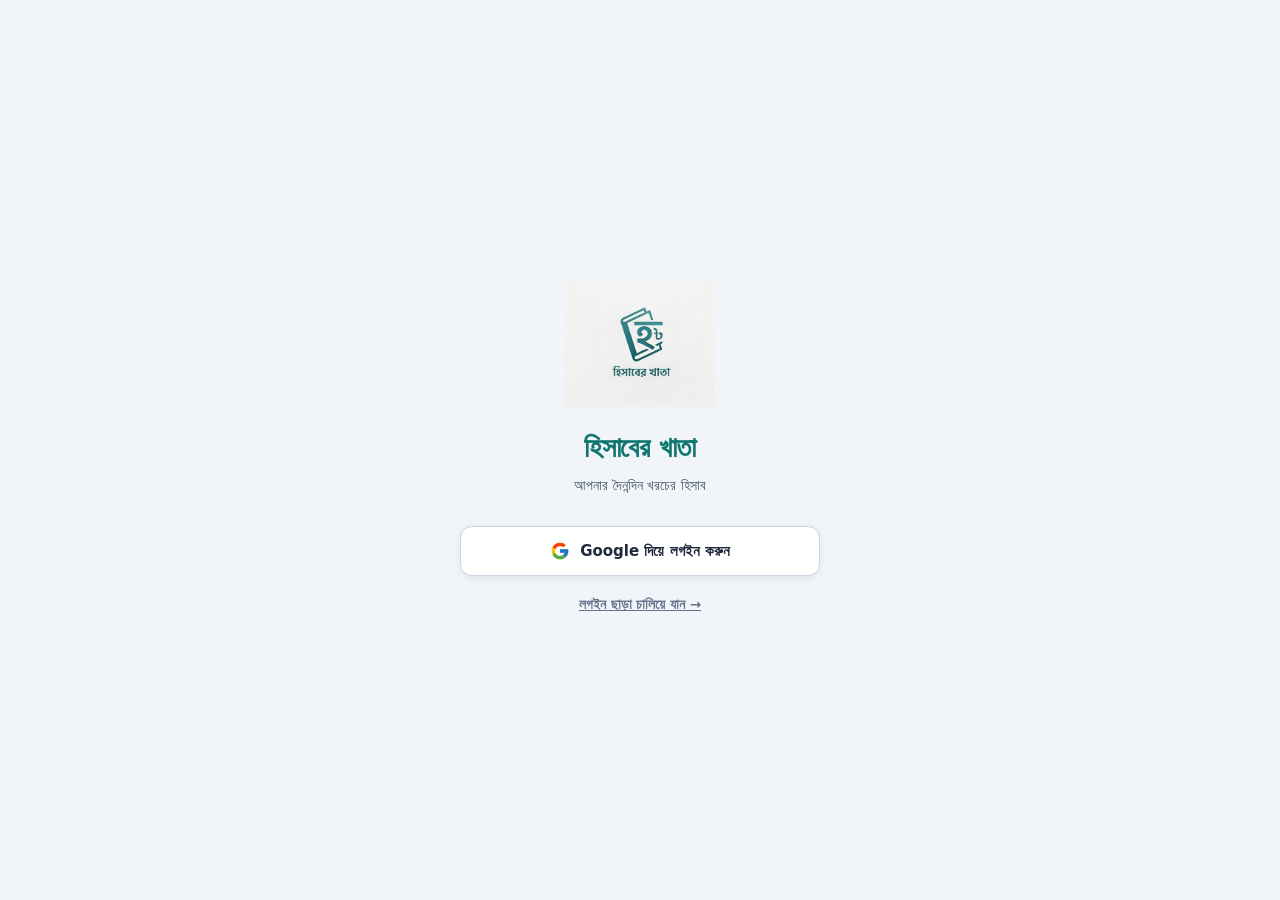
<file: index.html>
<!DOCTYPE html>
<html lang="bn">
<head>
<meta charset="UTF-8">
<meta name="viewport" content="width=device-width, initial-scale=1.0, maximum-scale=1.0, user-scalable=no">
<meta name="theme-color" content="#1E3A8A">
<title>হিসাবের খাতা</title>
<link rel="manifest" href="manifest.json">
<link rel="icon" type="image/png" href="logo.png">
<link rel="stylesheet" href="css/common.css">
<!-- 🆕 Splash Login Styles -->
<style>
  /* Splash Screen এ লগইন বাটন */
  .splash-login-area {
    display: flex;
    flex-direction: column;
    align-items: center;
    gap: 12px;
    margin-top: 30px;
    padding: 0 20px;
    max-width: 400px;
    width: 100%;
    animation: fadeInDown 1.2s ease forwards;
  }
  
  .splash-google-btn {
    width: 100%;
    display: flex;
    align-items: center;
    justify-content: center;
    gap: 10px;
    padding: 14px 20px;
    background: white;
    color: #1E293B;
    border: 1.5px solid #CBD5E1;
    border-radius: 12px;
    font-size: 15px;
    font-weight: 700;
    font-family: inherit;
    cursor: pointer;
    transition: 0.2s;
    box-shadow: 0 2px 8px rgba(0,0,0,0.08);
  }
  
  .splash-google-btn:hover {
    background: #F8FAFC;
    border-color: #94A3B8;
    transform: translateY(-1px);
    box-shadow: 0 4px 12px rgba(0,0,0,0.12);
  }
  
  .splash-google-btn:active {
    transform: scale(0.98);
  }
  
  .splash-google-icon {
    width: 20px;
    height: 20px;
    flex-shrink: 0;
  }
  
  .splash-skip-btn {
    background: transparent;
    border: none;
    color: #64748B;
    font-size: 13.5px;
    font-weight: 600;
    font-family: inherit;
    cursor: pointer;
    padding: 8px 16px;
    text-decoration: underline;
    transition: 0.15s;
  }
  
  .splash-skip-btn:hover {
    color: #1E3A8A;
  }
  
  .splash-loading {
    display: none;
    flex-direction: column;
    align-items: center;
    gap: 12px;
    margin-top: 20px;
  }
  
  .splash-loading.show {
    display: flex;
  }
  
  .splash-spinner {
    width: 32px;
    height: 32px;
    border: 3px solid #E2E8F0;
    border-top-color: #2563EB;
    border-radius: 50%;
    animation: spin 0.8s linear infinite;
  }
  
  @keyframes spin {
    to { transform: rotate(360deg); }
  }
  
  .splash-loading-text {
    font-size: 13px;
    color: #64748B;
    font-weight: 500;
  }
</style>
<script src="https://accounts.google.com/gsi/client" async defer></script>
<script src="js/sync.js"></script>
</head>
<body>

<!-- Splash Screen -->
<div id="splashScreen">
  <img src="logo.png" alt="হিসাবের খাতা" class="splash-logo-img">
  <h1 class="splash-title">হিসাবের খাতা</h1>
  <p class="splash-subtitle">আপনার দৈনন্দিন খরচের হিসাব</p>

  <!-- 🆕 লগইন অপশন -->
  <div class="splash-login-area" id="splashLoginArea">
    <button class="splash-google-btn" onclick="splashLogin()">
      <svg class="splash-google-icon" viewBox="0 0 48 48">
        <path fill="#FFC107" d="M43.611,20.083H42V20H24v8h11.303c-1.649,4.657-6.08,8-11.303,8c-6.627,0-12-5.373-12-12c0-6.627,5.373-12,12-12c3.059,0,5.842,1.154,7.961,3.039l5.657-5.657C34.046,6.053,29.268,4,24,4C12.955,4,4,12.955,4,24c0,11.045,8.955,20,20,20c11.045,0,20-8.955,20-20C44,22.659,43.862,21.35,43.611,20.083z"/>
        <path fill="#FF3D00" d="M6.306,14.691l6.571,4.819C14.655,15.108,18.961,12,24,12c3.059,0,5.842,1.154,7.961,3.039l5.657-5.657C34.046,6.053,29.268,4,24,4C16.318,4,9.656,8.337,6.306,14.691z"/>
        <path fill="#4CAF50" d="M24,44c5.166,0,9.86-1.977,13.409-5.192l-6.19-5.238C29.211,35.091,26.715,36,24,36c-5.202,0-9.619-3.317-11.283-7.946l-6.522,5.025C9.505,39.556,16.227,44,24,44z"/>
        <path fill="#1976D2" d="M43.611,20.083H42V20H24v8h11.303c-0.792,2.237-2.231,4.166-4.087,5.571c0.001-0.001,0.002-0.001,0.003-0.002l6.19,5.238C36.971,39.205,44,34,44,24C44,22.659,43.862,21.35,43.611,20.083z"/>
      </svg>
      Google দিয়ে লগইন করুন
    </button>
    <button class="splash-skip-btn" onclick="splashSkip()">
      লগইন ছাড়া চালিয়ে যান →
    </button>
  </div>

  <!-- 🆕 লোডিং অবস্থা -->
  <div class="splash-loading" id="splashLoading">
    <div class="splash-spinner"></div>
    <div class="splash-loading-text">সিঙ্ক করা হচ্ছে...</div>
  </div>
</div>

<div class="app">
  <div class="header">
    <h1>হিসাবের খাতা</h1>
	  <button class="header-icon-btn" onclick="openSettingsMenu()" title="সেটিংস">⚙️</button>
    <button class="header-icon-btn" onclick="openMenu()" title="মেনু">⋮</button>
  </div>

  <div class="screen">
    <div class="home-title">
      <h1>হিসাবের খাতা</h1>
      <p>আপনার দৈনন্দিন খরচের হিসাব</p>
    </div>
	
	
    <div class="home-cards">
	
	 <!-- 🆕 রোজ হিসাব কার্ড (বাসার হিসাবের আগে) -->
      <button class="home-card card-roz" onclick="navigateTo('roz.html')">
        <div class="home-card-icon">📅</div>
        <div class="home-card-text">
          <h3>রোজ হিসাব</h3>
          <p>দৈনিক লেনদেনের হিসাব রাখুন</p>
        </div>
        <div class="home-card-arrow">›</div>
      </button>
	
      <button class="home-card card-home" onclick="navigateTo('home.html')">
        <div class="home-card-icon">🏠</div>
        <div class="home-card-text">
          <h3>বাসার হিসাব</h3>
          <p>পারিবারিক খরচের হিসাব রাখুন</p>
        </div>
        <div class="home-card-arrow">›</div>
      </button>

      <button class="home-card card-shop" onclick="navigateTo('shop.html')">
        <div class="home-card-icon">🏪</div>
        <div class="home-card-text">
          <h3>দোকানের হিসাব</h3>
          <p>বিক্রয় ও বাকির হিসাব রাখুন</p>
        </div>
        <div class="home-card-arrow">›</div>
      </button>

      <button class="home-card card-goods" onclick="navigateTo('goods.html')">
        <div class="home-card-icon">📦</div>
        <div class="home-card-text">
          <h3>মালামাল ক্রয়ের হিসাব</h3>
          <p>মাল কেনার হিসাব রাখুন</p>
        </div>
        <div class="home-card-arrow">›</div>
      </button>
    </div>
  </div>
</div>

<div class="menu-overlay" id="menuOverlay"></div>
<div class="menu-panel" id="menuPanel">
  <div class="menu-header">
    <h3>মেনু</h3>
    <button class="menu-close" onclick="closeMenu()">✕</button>
  </div>
  <div class="menu-list">
	     
     
    <button class="menu-item" id="loginBtn" onclick="closeMenu(); handleGoogleLogin();">
      <span class="mi-icon">☁️</span>
      <span id="loginBtnText">Google Drive-এ সিঙ্ক করুন</span>
    </button>
    <!-- এই বাটনটি যোগ করুন -->
    <button class="menu-item" id="switchAccountBtn" onclick="closeMenu(); changeGoogleAccount();" style="display: none;">
      <span class="mi-icon">🔄</span>
      <span>অ্যাকাউন্ট পরিবর্তন করুন</span>
    </button>
    <div class="menu-divider"></div>
    <button class="menu-item" onclick="closeMenu(); downloadBackup();">
      <span class="mi-icon">💾</span>
      <span>ব্যাকআপ ডাউনলোড</span>
    </button>
    <button class="menu-item" onclick="closeMenu(); triggerRestore();">
      <span class="mi-icon">📂</span>
      <span>ব্যাকআপ রিস্টোর</span>
    </button>
    <button class="menu-item" onclick="closeMenu(); navigateTo('faq.html');">
      <span class="mi-icon">❓</span>
      <span>সাধারণ জিজ্ঞাসা (FAQ)</span>
    </button>
    <div class="menu-divider"></div>
    <button class="menu-item" onclick="closeMenu(); navigateTo('about.html');">
      <span class="mi-icon">ℹ️</span>
      <span>অ্যাপ সম্পর্কে</span>
    </button>
  </div>
</div>
</div>

<!-- ========== 🆕 সেটিংস প্যানেল ========== -->
<div class="settings-overlay" id="settingsOverlay" onclick="if(event.target === this) closeSettingsMenu()"></div>
<div class="settings-panel" id="settingsPanel">
  <div class="settings-header">
    <h3>⚙️ সেটিংস</h3>
    <button class="settings-close" onclick="closeSettingsMenu()">✕</button>
  </div>
  
  <div class="settings-list">
  <button class="settings-item" onclick="closeSettingsMenu(); openThemeModal();">
    <span class="si-icon">🎨</span>
    <span class="si-text">থিম পরিবর্তন করুন</span>
    <span class="si-arrow">›</span>
  </button>
  
  <button class="settings-item" id="mathHintToggleBtn" onclick="toggleMathHint();">
    <span class="si-icon">💡</span>
    <span class="si-text">হিসাবের হিন্ট বন্ধ করুন</span>
    <span class="si-arrow">›</span>
  </button>

  <!-- 🆕 অটো-সিঙ্ক টগল -->
  <button class="settings-item" id="autoSyncToggleBtn" onclick="toggleAutoSyncUI();">
    <span class="si-icon">🔄</span>
    <span class="si-text">অটো-সিঙ্ক চালু করুন</span>
    <span class="si-arrow">›</span>
  </button>

  <!-- 🆕 অ্যাকাউন্ট স্ট্যাটাস -->
  <button class="settings-item" id="accountStatusBtn" onclick="closeSettingsMenu(); handleGoogleLogin();">
    <span class="si-icon">☁️</span>
    <span class="si-text" id="accountStatusText">Google ড্রাইভে লগইন করুন</span>
    <span class="si-arrow">›</span>
  </button>
  <button class="settings-item" onclick="setupPin()">
  <span class="si-icon">🔑</span>
  <span class="si-text">পিন পরিবর্তন করুন</span>
  <span class="si-arrow">›</span>
</button>
    <button class="settings-item" onclick="closeSettingsMenu(); navigateTo('recycle-bin.html');">
    <span class="si-icon">🗑️</span>
    <span class="si-text">ডিলিট করা ডেটা (রিসাইকেল বিন)</span>
    <span class="si-arrow">›</span>
  </button>
</div>
  
  <div class="settings-footer">
    হিসাবের খাতা • সংস্করণ ৫.০
  </div>
</div>

<input type="file" id="restoreFileInput" accept=".json,application/json" style="display:none;" onchange="handleRestoreFile(event)">

<div class="install-banner" id="installBanner">
  <div class="ib-icon">📲</div>
  <div class="ib-content">
    <h4>হিসাবের খাতা ইনস্টল করুন</h4>
    <p>হোম স্ক্রিন থেকে সরাসরি খুলুন, অ্যাপের মতো ব্যবহার করুন।</p>
    <div class="ib-actions">
      <button class="ib-install" onclick="hideInstallBanner(); handleInstallClick();">ইনস্টল করুন</button>
      <button class="ib-later" onclick="postponeInstallBanner();">পরে</button>
    </div>
  </div>
  <button class="ib-close" onclick="dismissInstallBanner();">✕</button>
</div>

<div class="ios-modal-overlay" id="iosModalOverlay">
  <div class="ios-modal">
    <h3>📲 অ্যাপটি ইনস্টল করুন</h3>
    <p style="font-size:13.5px;color:#64748B;margin-bottom:8px;">
      Android-এ হোম স্ক্রিনে যোগ করতে:
    </p>
    <ol>
      <li>উপরে ডানে <b>⋮</b> (তিন ডট) মেনুতে ক্লিক করুন</li>
      <li><b>"Install app"</b> বা <b>"Add to Home screen"</b> বেছে নিন</li>
      <li><b>Install</b> / <b>Add</b> চাপুন</li>
    </ol>
    <button class="modal-btn" onclick="closeIOSInstallModal()">বুঝেছি</button>
  </div>
</div>

<div class="toast" id="toast"></div>

<script src="js/common.js"></script>
<script>

// 🆕 Splash Screen লজিক (Fixed for App Close & Back Navigation)
document.addEventListener('DOMContentLoaded', () => {
  const splash = document.getElementById('splashScreen');
  const loginArea = document.getElementById('splashLoginArea');
  
  const savedToken = localStorage.getItem('gdrive_access_token');
  const expiry = localStorage.getItem('gdrive_token_expiry');
  const hasValidToken = savedToken && expiry && Date.now() < (parseInt(expiry) - 300000);
  const skipLogin = localStorage.getItem('use_without_sync') === 'true';
  
  // 🆕 সাব-পেজ থেকে ব্যাকে আসার সময় ফ্ল্যাগ সেট করার ব্যবস্থা
  const isComingBack = sessionStorage.getItem('from_sub_page') === 'true';
  
  // সাব-পেজে যাওয়ার সময় ফ্ল্যাগটি রিসেট করে দিই যাতে পরেরবার অ্যাপ ক্লোজ করলে আবার স্প্ল্যাশ আসে
  sessionStorage.removeItem('from_sub_page');

  // যদি সাব-পেজ থেকে ব্যাকে আসে অথবা আগে থেকেই লগইন/স্কিপ করা থাকে
  if (isComingBack || hasValidToken || skipLogin) {
    if (splash) splash.classList.add('hidden');
  } else {
    // অ্যাপ সম্পূর্ণ ক্লোজ করে নতুন করে ঢুকলে এখানে আসবে এবং স্প্ল্যাশ ও লগইন দেখাবে
    if (loginArea) loginArea.style.display = 'flex';
  }

  updateInstallButtons();
  startInstallBannerTimer();
  
  if (typeof updateMathHintMenuUI === 'function') updateMathHintMenuUI();
  if (typeof updateAutoSyncUI === 'function') updateAutoSyncUI();
  if (typeof updateAccountStatusUI === 'function') updateAccountStatusUI();
   // 🆕 পিন লক চেক
  checkPinLock(); 
});



// 🆕 Splash এ Google লগইন (এখানে সমস্যাটা ছিল, এটাকে ঠিক করা হলো)
function splashLogin() {
  const loginArea = document.getElementById('splashLoginArea');
  const loadingArea = document.getElementById('splashLoading');
  
  if (loginArea) loginArea.style.display = 'none';
  if (loadingArea) loadingArea.classList.add('show');
  
  // যদি tokenClient আগে থেকেই রেডি থাকে
  if (typeof tokenClient !== 'undefined' && tokenClient !== null) {
    tokenClient.requestAccessToken({ prompt: 'select_account' });
  } else {
    // না থাকলে গুগলের স্ক্রিপ্ট লোড হওয়া পর্যন্ত অপেক্ষা করবে
    let attempts = 0;
    const checkInterval = setInterval(() => {
      attempts++;
      if (typeof tokenClient !== 'undefined' && tokenClient !== null) {
        clearInterval(checkInterval);
        tokenClient.requestAccessToken({ prompt: 'select_account' });
      } else if (attempts > 30) { // ১৫ সেকেন্ড অপেক্ষা
        clearInterval(checkInterval);
        if (loadingArea) loadingArea.classList.remove('show');
        if (loginArea) loginArea.style.display = 'flex';
        showToast('গুগল লোড হতে সমস্যা হচ্ছে। ইন্টারনেট চেক করুন।', 'error');
      }
    }, 500);
  }
}

// 🆕 লগইন ছাড়া চালিয়ে যান
function splashSkip() {
  localStorage.setItem('use_without_sync', 'true');
  const splash = document.getElementById('splashScreen');
  if (splash) splash.classList.add('hidden');
  sessionStorage.setItem('splash_shown', 'true');
  showToast('অফলাইন মোডে চলছে', 'success');
}

// 🆕 লগইন সফল হলে (sync.js থেকে কল হবে)
function onLoginSuccess() {
  localStorage.removeItem('use_without_sync');
  const splash = document.getElementById('splashScreen');
  if (splash) splash.classList.add('hidden');
  sessionStorage.setItem('splash_shown', 'true');
}

// 🆕 অটো-সিঙ্ক টগল
function toggleAutoSyncUI() {
  const current = localStorage.getItem('auto_sync_enabled') !== 'false';
  const newState = !current;
  setAutoSync(newState);
  updateAutoSyncUI();
}

function updateAutoSyncUI() {
  const btn = document.getElementById('autoSyncToggleBtn');
  if (!btn) return;
  const isOn = localStorage.getItem('auto_sync_enabled') !== 'false';
  btn.innerHTML = `
    <span class="si-icon">🔄</span>
    <span class="si-text">অটো-সিঙ্ক ${isOn ? 'বন্ধ করুন' : 'চালু করুন'}</span>
    <span class="si-arrow">›</span>
  `;
}

// 🆕 অ্যাকাউন্ট স্ট্যাটাস আপডেট
function updateAccountStatusUI() {
  const txt = document.getElementById('accountStatusText');
  if (!txt) return;
  
  const token = localStorage.getItem('gdrive_access_token');
  const expiry = localStorage.getItem('gdrive_token_expiry');
  const isLoggedIn = token && expiry && Date.now() < (parseInt(expiry) - 300000);
  
  if (isLoggedIn) {
    txt.textContent = '✅ Google Drive-এ লগইন করা আছে';
  } else {
    txt.textContent = 'Google Drive-এ লগইন করুন';
  }
}

function showComingSoon(name) {
  document.querySelector('.screen:not(.hidden)').classList.add('hidden');
  document.getElementById('comingSoonScreen').classList.remove('hidden');
  document.getElementById('csName').textContent = name;
  document.getElementById('csTitle').textContent = name;
}

function hideComingSoon() {
  document.getElementById('comingSoonScreen').classList.add('hidden');
  document.querySelector('.screen').classList.remove('hidden');
}

// 🆕 পিন লক লজিক (রিফ্রেশে বারবার পিন না চাওয়ার জন্য)
let currentPin = '';
let savedPin = localStorage.getItem('app_pin'); // 🆕 const এর জায়গায় let করা হলো

function checkPinLock() {
  // যদি পিন সেট করা থাকে এবং এই সেশনে (ট্যাবে) আগে পিন দেওয়া না হয়ে থাকে
  if (savedPin && sessionStorage.getItem('pin_verified') !== 'true') {
    document.getElementById('pinLockScreen').style.display = 'flex';
  }
}



function enterPin(num) {
  if (num === 'del') {
    currentPin = currentPin.slice(0, -1);
  } else if (currentPin.length < 4) {
    currentPin += num;
  }
  
  updateDots();
  
  if (currentPin.length === 4) {
    if (currentPin === savedPin) {
      // 🆕 পিন সঠিক হলে সেশন স্টোরেজে মনে রাখবে
      sessionStorage.setItem('pin_verified', 'true');
      
      document.getElementById('pinLockScreen').style.display = 'none';
      currentPin = '';
      updateDots();
    } else {
      showToast('ভুল পিন!', 'error');
      setTimeout(() => { currentPin = ''; updateDots(); }, 500);
    }
  }
}

function updateDots() {
  document.querySelectorAll('.pin-dot').forEach((dot, index) => {
    if (index < currentPin.length) dot.classList.add('filled');
    else dot.classList.remove('filled');
  });
}

function setupPin() {
  const newPin = prompt("নতুন ৪ ডিজিটের পিন দিন (বন্ধ করতে খালি রাখুন):");
  if (newPin === "") {
    localStorage.removeItem('app_pin');
    savedPin = null; // 🆕 পিন বন্ধ করলে ভেরিয়েবল খালি হবে
    sessionStorage.removeItem('pin_verified'); 
    showToast('পিন লক বন্ধ করা হলো', 'success');
  } else if (newPin && newPin.length === 4 && !isNaN(newPin)) {
    localStorage.setItem('app_pin', newPin);
    savedPin = newPin; // 🆕 নতুন পিন সেট করলে সাথে সাথে কাজ করবে
    sessionStorage.removeItem('pin_verified'); 
    showToast('পিন সেট করা হয়েছে', 'success');
  } else if (newPin !== null) {
    showToast('৪ ডিজিটের সঠিক পিন দিন', 'error');
  }
}
</script>


<!-- ========== THEME MODAL ========== -->
<div class="theme-modal-overlay" id="themeModalOverlay" onclick="if(event.target === this) closeThemeModal()">
  <div class="theme-modal">
    <h3>🎨 থিম পরিবর্তন করুন</h3>
    
    <button class="theme-option" data-theme="light" onclick="setTheme('light')">
      <span class="icon">☀️</span> লাইট মোড (সাদা)
    </button>
    
    <button class="theme-option" data-theme="dark" onclick="setTheme('dark')">
      <span class="icon">🌙</span> ডার্ক মোড (গাঢ়)
    </button>
    
    <button class="theme-option" data-theme="amoled" onclick="setTheme('amoled')">
      <span class="icon">🌑</span> অ্যামোলেড (একদম কালো)
    </button>
    
    <button class="sheet-cancel" onclick="closeThemeModal()" style="margin-top: 15px;">বাতিল করুন</button>
  </div>
</div>

<!-- 🆕 পিন লক স্ক্রিন -->
<div id="pinLockScreen" style="position:fixed; inset:0; background:#F1F5F9; z-index:10000; display:none; flex-direction:column; align-items:center; justify-content:center;">
  <h1 style="color:#1E3A8A; font-size:24px; margin-bottom:10px;">🔒 অ্যাপ লক</h1>
  <p style="color:#64748B; margin-bottom:30px;">আপনার পিন দিন</p>
  
  <div id="pinDots" style="display:flex; gap:15px; margin-bottom:40px;">
    <div class="pin-dot" style="width:20px;height:20px;border-radius:50%;background:#CBD5E1;"></div>
    <div class="pin-dot" style="width:20px;height:20px;border-radius:50%;background:#CBD5E1;"></div>
    <div class="pin-dot" style="width:20px;height:20px;border-radius:50%;background:#CBD5E1;"></div>
    <div class="pin-dot" style="width:20px;height:20px;border-radius:50%;background:#CBD5E1;"></div>
  </div>

  <div style="display:grid; grid-template-columns:repeat(3, 70px); gap:15px;">
    <button class="pin-btn" onclick="enterPin('1')">1</button>
    <button class="pin-btn" onclick="enterPin('2')">2</button>
    <button class="pin-btn" onclick="enterPin('3')">3</button>
    <button class="pin-btn" onclick="enterPin('4')">4</button>
    <button class="pin-btn" onclick="enterPin('5')">5</button>
    <button class="pin-btn" onclick="enterPin('6')">6</button>
    <button class="pin-btn" onclick="enterPin('7')">7</button>
    <button class="pin-btn" onclick="enterPin('8')">8</button>
    <button class="pin-btn" onclick="enterPin('9')">9</button>
    <button class="pin-btn" style="visibility:hidden;">.</button>
    <button class="pin-btn" onclick="enterPin('0')">0</button>
    <button class="pin-btn" onclick="enterPin('del')" style="font-size:20px;">⌫</button>
  </div>
  <style>
    .pin-btn { width:70px; height:70px; border-radius:50%; border:none; background:white; font-size:26px; font-weight:bold; color:#1E293B; box-shadow:0 2px 8px rgba(0,0,0,0.1); cursor:pointer; font-family:inherit; }
    .pin-btn:active { background:#E2E8F0; transform:scale(0.95); }
    .pin-dot.filled { background:#1E3A8A !important; }
  </style>
</div>

</body>
</html>
</file>
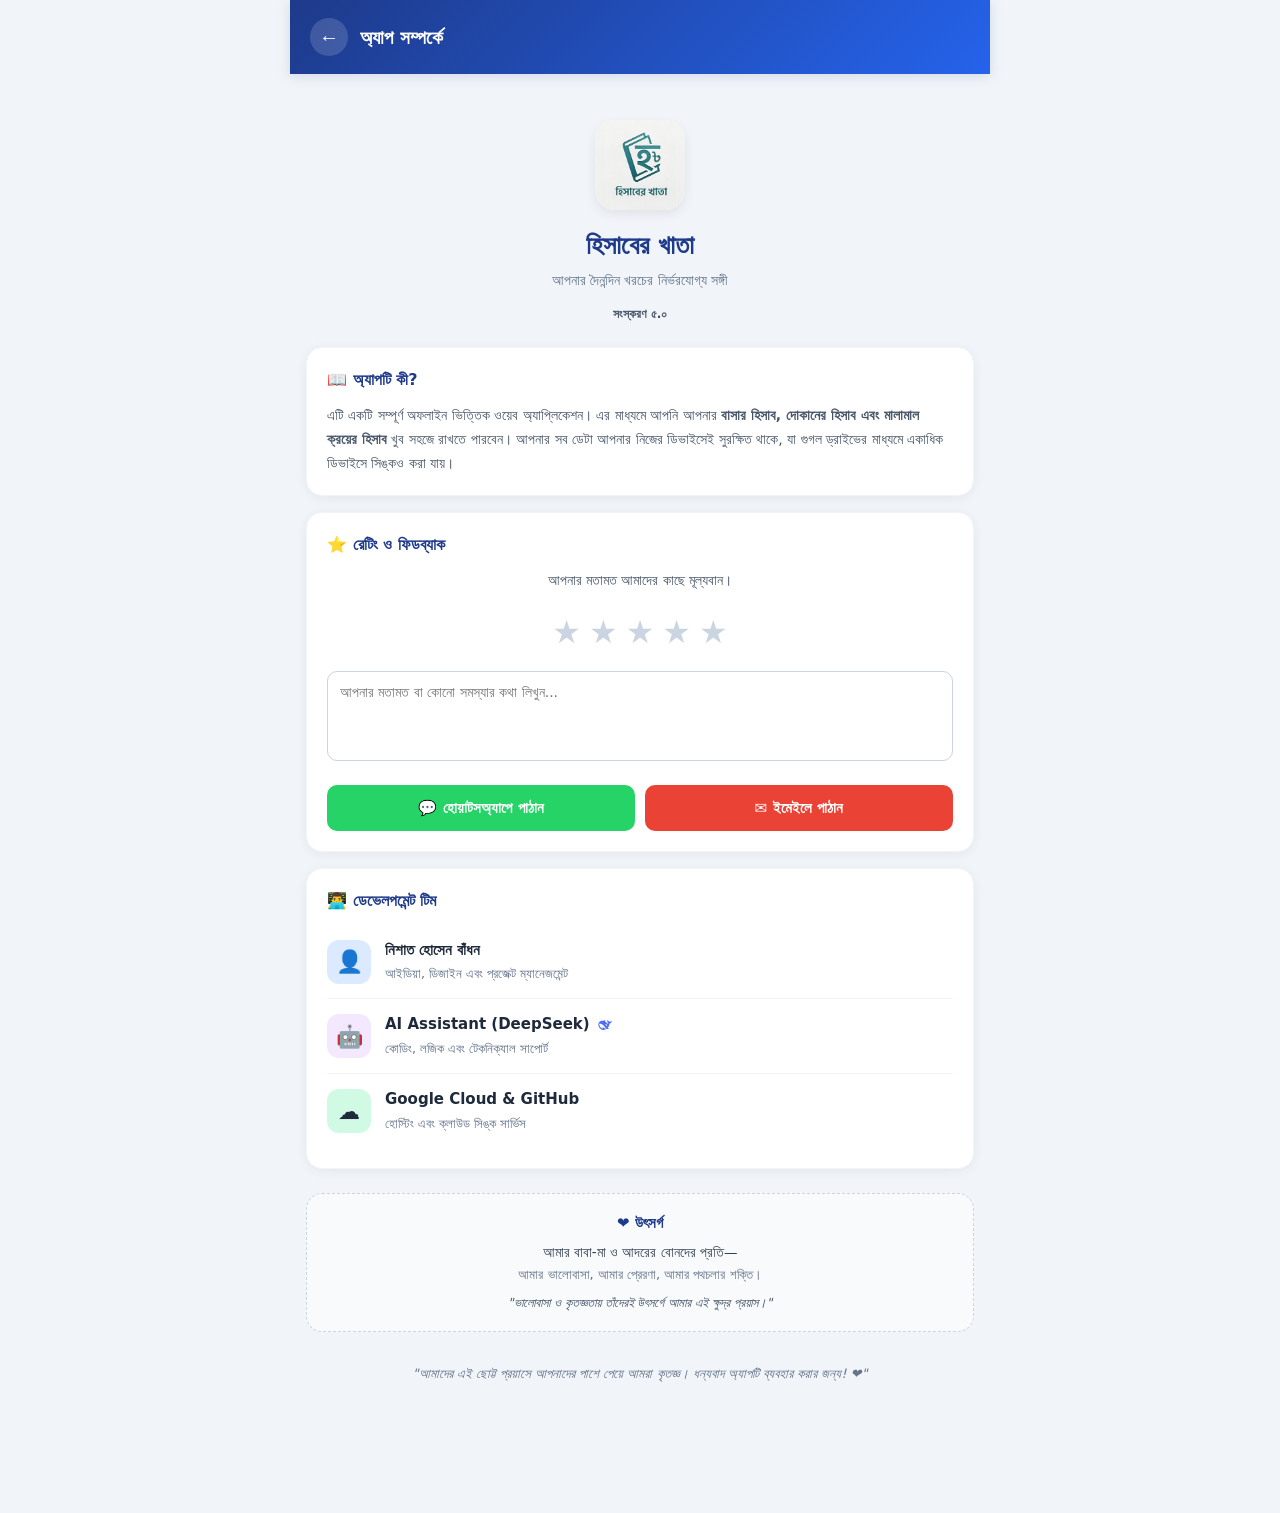
<file: about.html>
<!DOCTYPE html>
<html lang="bn">
<head>
<meta charset="UTF-8">
<meta name="viewport" content="width=device-width, initial-scale=1.0, maximum-scale=1.0, user-scalable=no">
<meta name="theme-color" content="#1E3A8A">
<title>অ্যাপ সম্পর্কে — হিসাবের খাতা</title>
<link rel="manifest" href="manifest.json">
<link rel="icon" type="image/png" href="logo.png">
<link rel="stylesheet" href="css/common.css">
<style>
    .about-logo {
    width: 90px;
    height: 90px;
    margin: 0 auto 16px auto;
    overflow: hidden;
    border-radius: 20px;
    background: white;
    box-shadow: 0 4px 12px rgba(0,0,0,0.08);
  }
  .about-logo img {
    width: 100%;
    height: 100%;
    object-fit: cover;
    transform: scale(1.3);
    border-radius: 20px;
  }
  .about-header {
    text-align: center;
    padding: 30px 20px 20px;
  }
  .about-header h1 {
    font-size: 26px;
    color: #1E3A8A;
    font-weight: 800;
  }
  .about-header p {
    color: #64748B;
    font-size: 14px;
    margin-top: 5px;
  }
  .about-card {
    background: white;
    border-radius: 16px;
    padding: 20px;
    box-shadow: 0 2px 12px rgba(0,0,0,0.06);
    margin-bottom: 16px;
    border: 1px solid #F1F5F9;
  }
  .about-card h3 {
    font-size: 16px;
    color: #1E3A8A;
    font-weight: 700;
    margin-bottom: 12px;
    display: flex;
    align-items: center;
    gap: 8px;
  }
  .about-card p {
    font-size: 14px;
    color: #475569;
    line-height: 1.7;
  }
  .credit-row {
    display: flex;
    align-items: center;
    gap: 14px;
    padding: 14px 0;
    border-bottom: 1px solid #F1F5F9;
  }
  .credit-row:last-child { border-bottom: none; }
  .credit-icon {
    width: 44px;
    height: 44px;
    border-radius: 12px;
    display: flex;
    align-items: center;
    justify-content: center;
    font-size: 22px;
    flex-shrink: 0;
  }
  .credit-icon.blue { background: #DBEAFE; }
  .credit-icon.purple { background: #F3E8FF; }
  .credit-icon.green { background: #D1FAE5; }
  .credit-text { flex: 1; }
  .credit-text h4 {
    font-size: 15px;
    color: #1E293B;
    font-weight: 700;
  }
  .credit-text p {
    font-size: 12.5px;
    color: #64748B;
    margin-top: 2px;
  }
  .version-badge {
    display: inline-block;
    background: #F1F5F9;
    color: #475569;
    padding: 4px 12px;
    border-radius: 20px;
    font-size: 12px;
    font-weight: 600;
    margin-top: 10px;
  }
  .thank-you {
    text-align: center;
    color: #64748B;
    font-size: 13px;
    padding: 20px;
    font-style: italic;
  }
  /* Feedback Section */
.feedback-stars {
  display: flex;
  gap: 8px;
  justify-content: center;
  font-size: 32px;
  margin: 15px 0;
  cursor: pointer;
}
.feedback-stars span {
  color: #CBD5E1;
  transition: color 0.2s, transform 0.2s;
}
.feedback-stars span.active {
  color: #F59E0B;
  transform: scale(1.1);
}
.feedback-textarea {
  width: 100%;
  height: 90px;
  padding: 12px;
  border: 1.5px solid #CBD5E1;
  border-radius: 10px;
  font-family: inherit;
  font-size: 14px;
  resize: none;
  outline: none;
  margin-bottom: 12px;
}
.feedback-textarea:focus {
  border-color: #2563EB;
}
.feedback-btn {
  width: 100%;
  padding: 14px;
  background: #2563EB;
  color: white;
  border: none;
  border-radius: 10px;
  font-size: 15px;
  font-weight: 700;
  cursor: pointer;
  font-family: inherit;
  transition: 0.2s;
}
.feedback-btn:active {
  transform: scale(0.98);
}
</style>
</head>
<body>

<div class="app">

  <!-- ========== HEADER ========== -->
  <div class="header">
    <button class="back-btn" onclick="goHomePage()">←</button>
    <h1>অ্যাপ সম্পর্কে</h1>
  </div>

  <div class="screen">
    
    <!-- Logo & Title -->
    <div class="about-header">
      <div class="about-logo">
        <img src="logo.png" alt="হিসাবের খাতা লোগো">
      </div>
      <h1>হিসাবের খাতা</h1>
      <p>আপনার দৈনন্দিন খরচের নির্ভরযোগ্য সঙ্গী</p>
      <div class="version-badge">সংস্করণ ৫.০</div>
    </div>

    <!-- অ্যাপের বর্ণনা -->
    <div class="about-card">
      <h3>📖 অ্যাপটি কী?</h3>
      <p>এটি একটি সম্পূর্ণ অফলাইন ভিত্তিক ওয়েব অ্যাপ্লিকেশন। এর মাধ্যমে আপনি আপনার <b>বাসার হিসাব, দোকানের হিসাব এবং মালামাল ক্রয়ের হিসাব</b> খুব সহজে রাখতে পারবেন। আপনার সব ডেটা আপনার নিজের ডিভাইসেই সুরক্ষিত থাকে, যা গুগল ড্রাইভের মাধ্যমে একাধিক ডিভাইসে সিঙ্কও করা যায়।</p>
    </div>

    <!-- রেটিং ও ফিডব্যাক -->
<div class="about-card">
  <h3>⭐ রেটিং ও ফিডব্যাক</h3>
  <p style="text-align:center; margin-bottom: 5px;">আপনার মতামত আমাদের কাছে মূল্যবান।</p>
  
  <div class="feedback-stars" id="starContainer">
    <span onclick="rate(1)">★</span>
    <span onclick="rate(2)">★</span>
    <span onclick="rate(3)">★</span>
    <span onclick="rate(4)">★</span>
    <span onclick="rate(5)">★</span>
  </div>

  <textarea class="feedback-textarea" id="feedbackText" placeholder="আপনার মতামত বা কোনো সমস্যার কথা লিখুন..."></textarea>
  <div style="display:flex; gap:10px; margin-top: 5px;">
  <button class="feedback-btn" style="background:#25D366; display:flex; align-items:center; justify-content:center; gap:6px;" onclick="sendFeedback('whatsapp')">
    <span>💬</span> হোয়াটসঅ্যাপে পাঠান
  </button>
  <button class="feedback-btn" style="background:#EA4335; display:flex; align-items:center; justify-content:center; gap:6px;" onclick="sendFeedback('email')">
    <span>✉️</span> ইমেইলে পাঠান
  </button>
</div>
</div>
    
    <!-- ডেভেলপার ক্রেডিট -->
    <div class="about-card">
      <h3>👨‍💻 ডেভেলপমেন্ট টিম</h3>
      
      <div class="credit-row">
        <div class="credit-icon blue">👤</div>
        <div class="credit-text">
          <h4>নিশাত হোসেন বাঁধন</h4>
          <p>আইডিয়া, ডিজাইন এবং প্রজেক্ট ম্যানেজমেন্ট</p>
        </div>
      </div>

      <div class="credit-row">
        <div class="credit-icon purple">🤖</div>
        <div class="credit-text">
          <h4 style="display: flex; align-items: center; gap: 6px;">
  AI Assistant (DeepSeek) 
  <svg width="18" height="18" style="flex-shrink: 0;" xmlns="http://www.w3.org/2000/svg" shape-rendering="geometricPrecision" text-rendering="geometricPrecision" image-rendering="optimizeQuality" fill-rule="evenodd" clip-rule="evenodd" viewBox="0 0 512 509.64">
    <path fill="#fff" d="M115.612 0h280.775C459.974 0 512 52.026 512 115.612v278.415c0 63.587-52.026 115.613-115.613 115.613H115.612C52.026 509.64 0 457.614 0 394.027V115.612C0 52.026 52.026 0 115.612 0z"/>
    <path fill="#4D6BFE" fill-rule="nonzero" d="M440.898 139.167c-4.001-1.961-5.723 1.776-8.062 3.673-.801.612-1.479 1.407-2.154 2.141-5.848 6.246-12.681 10.349-21.607 9.859-13.048-.734-24.192 3.368-34.04 13.348-2.093-12.307-9.048-19.658-19.635-24.37-5.54-2.449-11.141-4.9-15.02-10.227-2.708-3.795-3.447-8.021-4.801-12.185-.861-2.509-1.725-5.082-4.618-5.512-3.139-.49-4.372 2.142-5.601 4.349-4.925 9.002-6.833 18.921-6.647 28.962.432 22.597 9.972 40.597 28.932 53.397 2.154 1.47 2.707 2.939 2.032 5.082-1.293 4.41-2.832 8.695-4.186 13.105-.862 2.817-2.157 3.429-5.172 2.205-10.402-4.346-19.391-10.778-27.332-18.553-13.481-13.044-25.668-27.434-40.873-38.702a177.614 177.614 0 00-10.834-7.409c-15.512-15.063 2.032-27.434 6.094-28.902 4.247-1.532 1.478-6.797-12.251-6.736-13.727.061-26.285 4.653-42.288 10.777-2.34.92-4.801 1.593-7.326 2.142-14.527-2.756-29.608-3.368-45.367-1.593-29.671 3.305-53.368 17.329-70.788 41.272-20.928 28.785-25.854 61.482-19.821 95.59 6.34 35.943 24.683 65.704 52.876 88.974 29.239 24.123 62.911 35.943 101.32 33.677 23.329-1.346 49.307-4.468 78.607-29.27 7.387 3.673 15.142 5.144 28.008 6.246 9.911.92 19.452-.49 26.839-2.019 11.573-2.449 10.773-13.166 6.586-15.124-33.915-15.797-26.47-9.368-33.24-14.573 17.235-20.39 43.213-41.577 53.369-110.222.8-5.448.121-8.877 0-13.287-.061-2.692.553-3.734 3.632-4.041 8.494-.981 16.742-3.305 24.314-7.471 21.975-12.002 30.84-31.719 32.933-55.355.307-3.612-.061-7.348-3.879-9.245v-.003zM249.4 351.89c-32.872-25.838-48.814-34.352-55.4-33.984-6.155.368-5.048 7.41-3.694 12.002 1.415 4.532 3.264 7.654 5.848 11.634 1.785 2.634 3.017 6.551-1.784 9.493-10.587 6.55-28.993-2.205-29.856-2.635-21.421-12.614-39.334-29.269-51.954-52.047-12.187-21.924-19.267-45.435-20.435-70.542-.308-6.061 1.478-8.207 7.509-9.307 7.94-1.471 16.127-1.778 24.068-.615 33.547 4.9 62.108 19.902 86.054 43.66 13.666 13.531 24.007 29.699 34.658 45.496 11.326 16.778 23.514 32.761 39.026 45.865 5.479 4.592 9.848 8.083 14.035 10.656-12.62 1.407-33.673 1.714-48.075-9.676zm15.899-102.519c.521-2.111 2.421-3.658 4.722-3.658a4.74 4.74 0 011.661.305c.678.246 1.293.614 1.786 1.163.861.859 1.354 2.083 1.354 3.368 0 2.695-2.154 4.837-4.862 4.837a4.748 4.748 0 01-4.738-4.034 5.01 5.01 0 01.077-1.981zm47.208 26.915c-2.606.996-5.2 1.778-7.707 1.88-4.679.244-9.787-1.654-12.556-3.981-4.308-3.612-7.386-5.631-8.679-11.941-.554-2.695-.247-6.858.246-9.246 1.108-5.144-.124-8.451-3.754-11.451-2.954-2.449-6.711-3.122-10.834-3.122-1.539 0-2.954-.673-4.001-1.224-1.724-.856-3.139-3-1.785-5.634.432-.856 2.525-2.939 3.018-3.305 5.6-3.185 12.065-2.144 18.034.244 5.54 2.266 9.727 6.429 15.759 12.307 6.155 7.102 7.263 9.063 10.773 14.39 2.771 4.163 5.294 8.451 7.018 13.348.877 2.561.071 4.74-2.341 6.277-.981.625-2.109 1.044-3.191 1.458z"/>
  </svg>
</h4>
          <p>কোডিং, লজিক এবং টেকনিক্যাল সাপোর্ট</p>
        </div>
      </div>

      <div class="credit-row">
        <div class="credit-icon green">☁️</div>
        <div class="credit-text">
          <h4>Google Cloud & GitHub</h4>
          <p>হোস্টিং এবং ক্লাউড সিঙ্ক সার্ভিস</p>
        </div>
      </div>
    </div>
    
    <!-- উৎসর্গ সেকশন -->
<div style="text-align: center; margin: 24px 0 12px 0; padding: 18px 16px; background: #F8FAFC; border-radius: 16px; border: 1px dashed #CBD5E1;">
  <div style="font-size: 15px; font-weight: 800; color: #1E3A8A; margin-bottom: 8px;">
    ❤️ উৎসর্গ
  </div>
  <p style="font-size: 13.5px; color: #334155; line-height: 1.6; font-weight: 500; margin: 0;">
    আমার বাবা-মা ও আদরের বোনদের প্রতি—<br>
    <span style="color: #64748B; font-size: 13px;">আমার ভালোবাসা, আমার প্রেরণা, আমার পথচলার শক্তি।</span>
  </p>
  <p style="font-size: 12.5px; color: #475569; font-style: italic; margin-top: 8px;">
    "ভালোবাসা ও কৃতজ্ঞতায় তাঁদেরই উৎসর্গে আমার এই ক্ষুদ্র প্রয়াস।"
  </p>
</div>


    <!-- ধন্যবাদ -->
    <div class="thank-you">
      "আমাদের এই ছোট্ট প্রয়াসে আপনাদের পাশে পেয়ে আমরা কৃতজ্ঞ। 
      ধন্যবাদ অ্যাপটি ব্যবহার করার জন্য! ❤️"
    </div>

  </div>
</div>

<!-- ========== TOAST ========== -->
<div class="toast" id="toast"></div>

<!-- 🆕 FIX #10: sync.js সরানো হয়েছে — এখানে দরকার নেই -->
<script src="js/common.js"></script>
<script>
  let currentRating = 0;

  function rate(stars) {
    currentRating = stars;
    const starEls = document.querySelectorAll('#starContainer span');
    starEls.forEach((el, index) => {
      if (index < stars) {
        el.classList.add('active');
      } else {
        el.classList.remove('active');
      }
    });
  }

  function sendFeedback(method) {
    if (currentRating === 0) {
      showToast('অনুগ্রহ করে স্টার রেটিং দিন', 'error');
      return;
    }

    const text = document.getElementById('feedbackText').value.trim();
    const message = "হিসাবের খাতা অ্যাপের ফিডব্যাক\n\n" +
                    "রেটিং: " + currentRating + " স্টার\n\n" +
                    "মতামত: " + (text || "কোনো মন্তব্য লেখা হয়নি।");

    if (method === 'whatsapp') {
      const yourWhatsAppNumber = "8801709342843"; 
      const whatsappLink = `https://wa.me/${yourWhatsAppNumber}?text=${encodeURIComponent(message)}`;
      window.open(whatsappLink, '_blank');
    } 
    else if (method === 'email') {
      const yourEmail = "nishatbadhon117@gmail.com";
      const subject = encodeURIComponent("Hisaber Khata App Feedback (" + currentRating + " Stars)");
      const body = encodeURIComponent(message);
      const mailtoLink = `mailto:${yourEmail}?subject=${subject}&body=${body}`;
      window.location.href = mailtoLink;
    }
    
    setTimeout(() => {
      currentRating = 0;
      document.querySelectorAll('#starContainer span').forEach(el => el.classList.remove('active'));
      document.getElementById('feedbackText').value = '';
    }, 1000);
  }
</script>
</body>
</html>
</file>
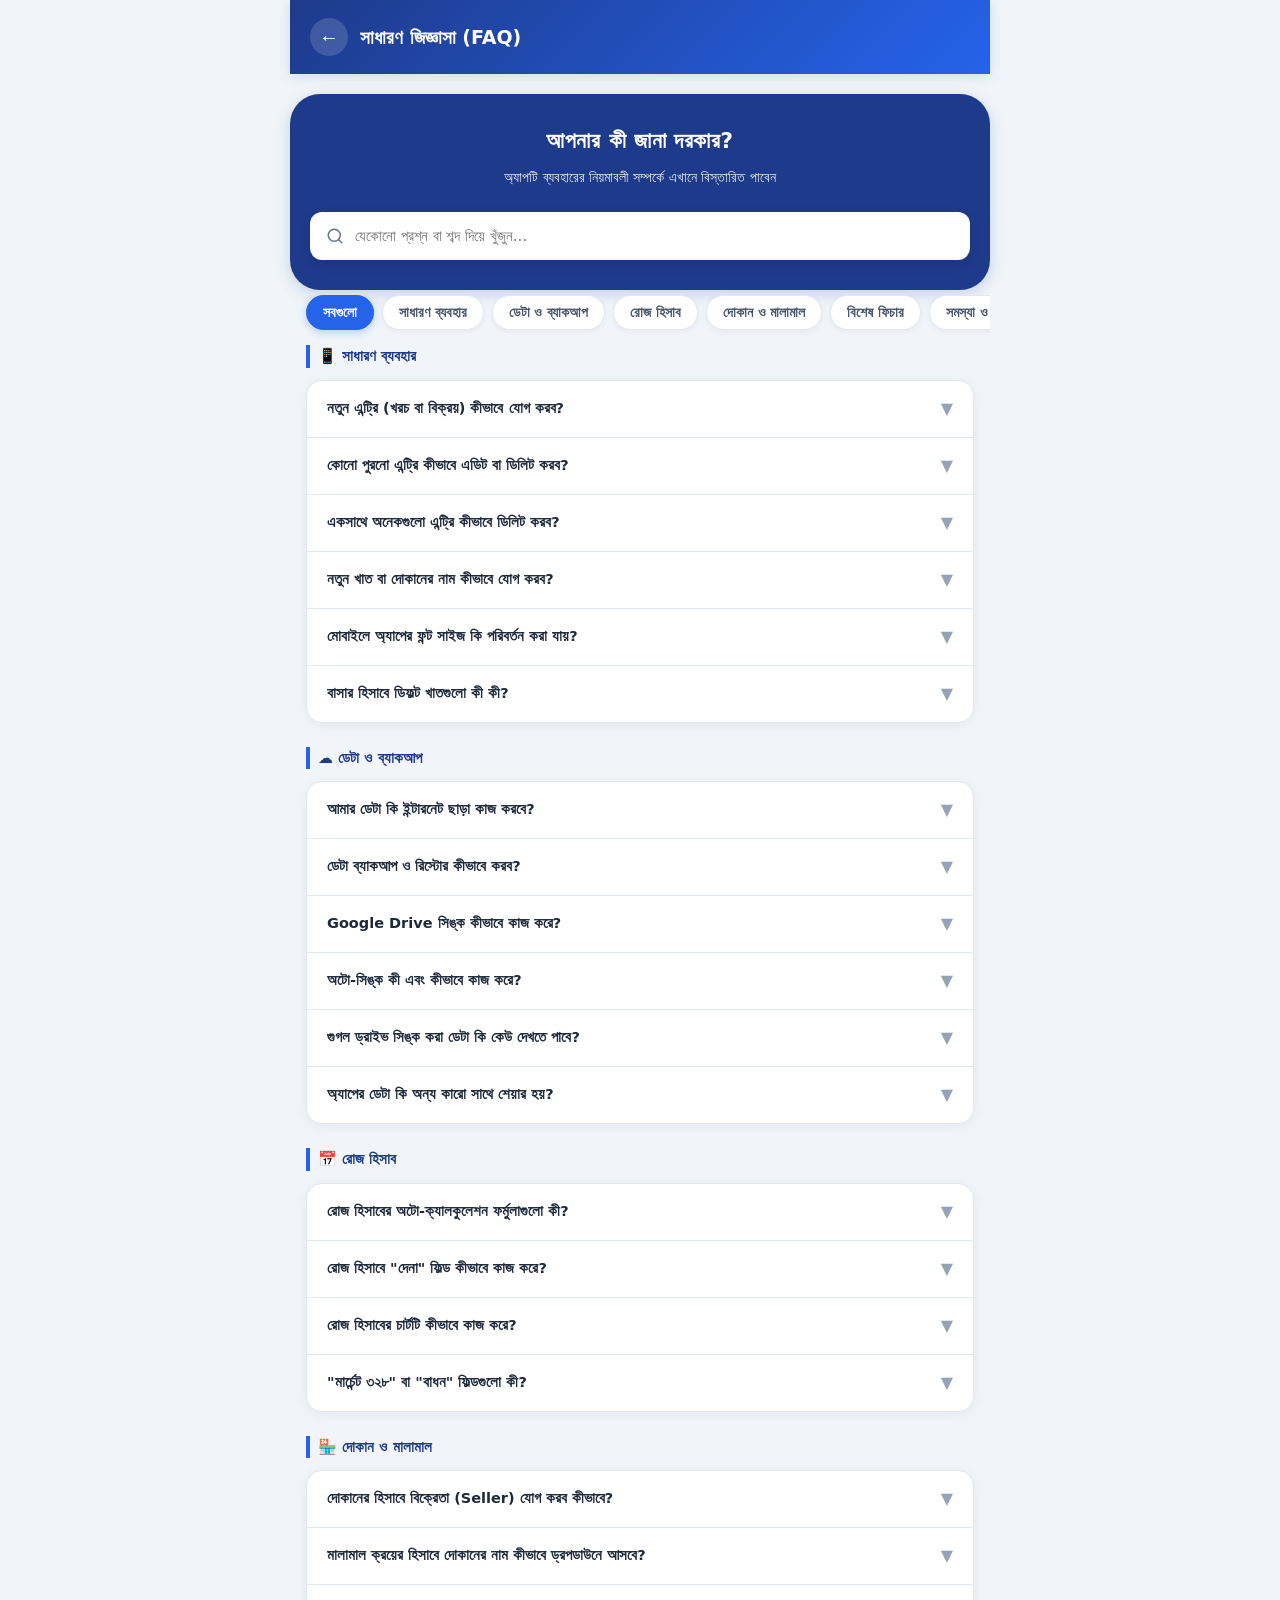
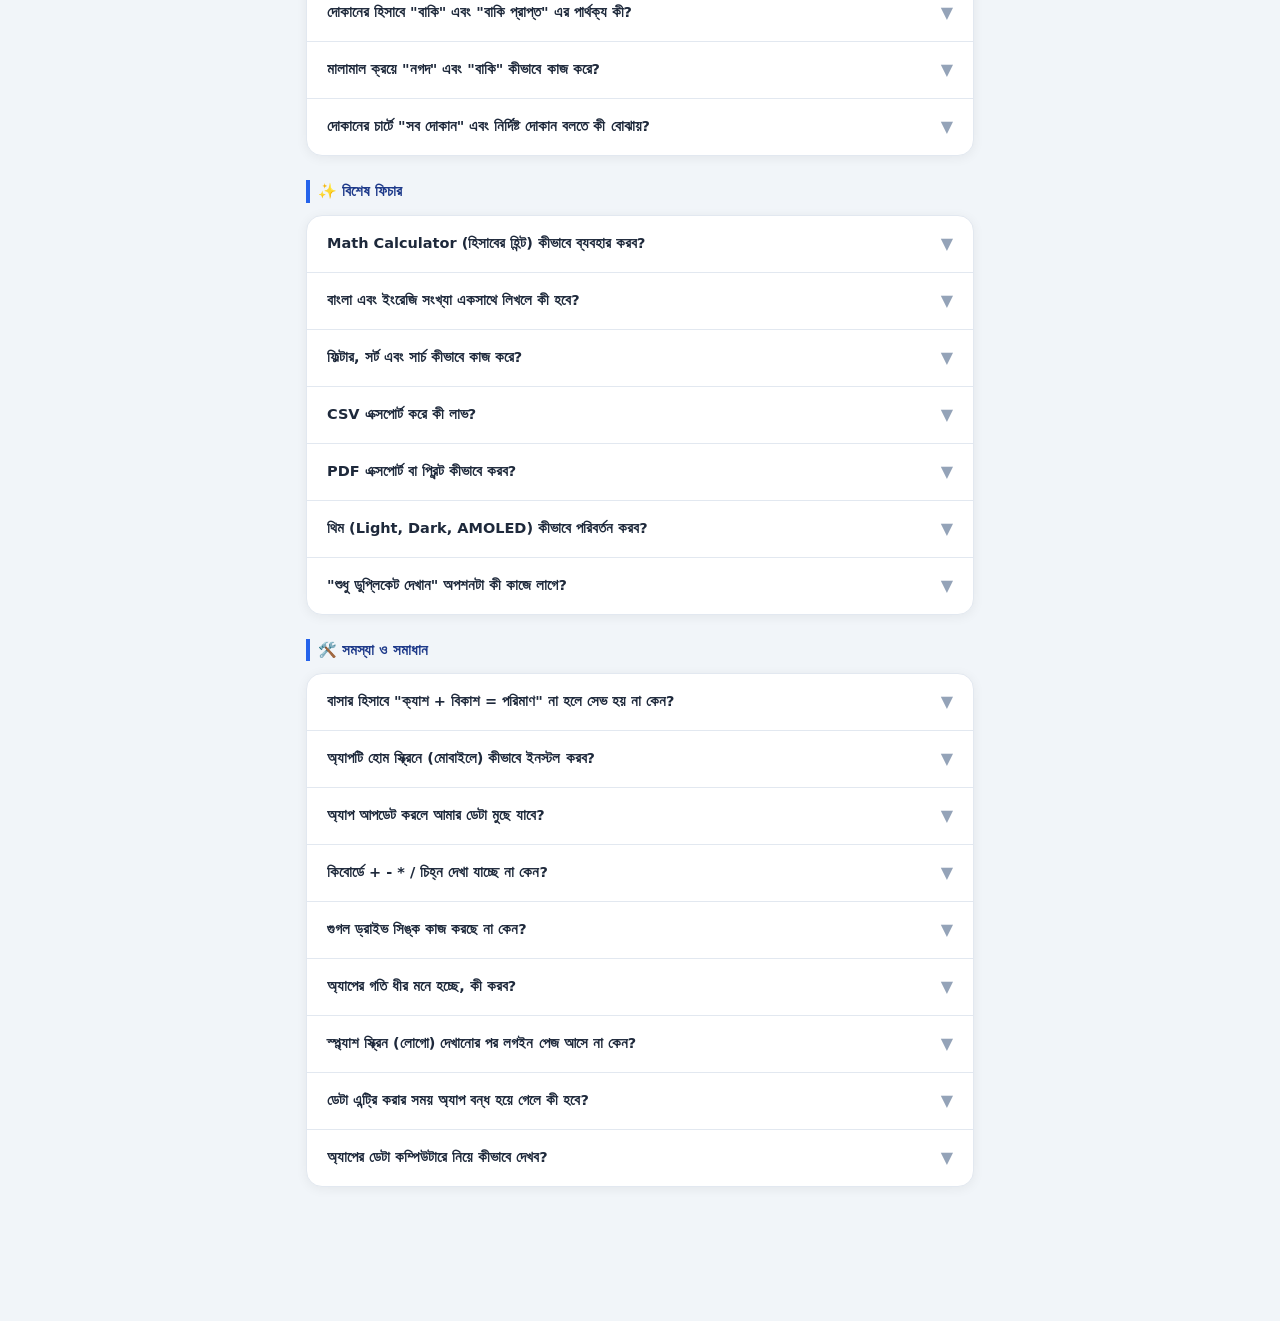
<file: faq.html>
<!DOCTYPE html>
<html lang="bn">
<head>
<meta charset="UTF-8">
<meta name="viewport" content="width=device-width, initial-scale=1.0, maximum-scale=1.0, user-scalable=no">
<meta name="theme-color" content="#1E3A8A">
<title>সাধারণ জিজ্ঞাসা (FAQ) — হিসাবের খাতা</title>
<link rel="manifest" href="manifest.json">
<link rel="icon" type="image/png" href="logo.png">
<link rel="stylesheet" href="css/common.css">
<style>
  /* ============ Hero Section (২য় ছবির মতো) ============ */
  .faq-hero-section {
    background: #1E3A8A;
    padding: 30px 20px 30px;
    border-radius: 30px 30px;
    margin-top: 20px;
    margin-bottom: 20px;
    text-align: center;
    color: white;
    box-shadow: 0 4px 15px rgba(30,58,138,0.2);
  }

  .faq-hero-title {
    font-size: 22px;
    font-weight: 800;
    margin-bottom: 10px;
    letter-spacing: 0.5px;
  }

  .faq-hero-subtitle {
    font-size: 14px;
    opacity: 0.9;
    margin-bottom: 24px;
    line-height: 1.5;
  }

  .faq-search-box {
    width: 100%;
    padding: 15px 20px 15px 45px;
    border: none;
    border-radius: 12px;
    font-size: 15px;
    font-family: inherit;
    background: white url('data:image/svg+xml;utf8,<svg xmlns="http://www.w3.org/2000/svg" width="18" height="18" viewBox="0 0 24 24" fill="none" stroke="%2364748B" stroke-width="2" stroke-linecap="round" stroke-linejoin="round"><circle cx="11" cy="11" r="8"></circle><line x1="21" y1="21" x2="16.65" y2="16.65"></line></svg>') no-repeat 16px center;
    color: #1E293B;
    box-shadow: 0 4px 12px rgba(0,0,0,0.1);
    transition: 0.2s;
  }
  .faq-search-box:focus {
    outline: none;
    box-shadow: 0 0 0 4px rgba(255,255,255,0.3);
  }

  .faq-categories {
    display: flex;
    gap: 8px;
    overflow-x: auto;
    padding: 0 16px 15px;
    margin-top: -15px;
    position: relative;
    z-index: 10;
    scrollbar-width: none;
  }
  .faq-categories::-webkit-scrollbar { display: none; }

  .faq-cat-btn {
    padding: 8px 16px;
    border-radius: 20px;
    background: white;
    border: 1px solid #E2E8F0;
    font-size: 13.5px;
    font-weight: 600;
    color: #475569;
    white-space: nowrap;
    cursor: pointer;
    font-family: inherit;
    transition: 0.2s;
    box-shadow: 0 2px 6px rgba(0,0,0,0.05);
  }
  .faq-cat-btn.active {
    background: #2563EB;
    color: white;
    border-color: #2563EB;
    box-shadow: 0 2px 8px rgba(37,99,235,0.3);
  }

  .faq-group {
    margin-bottom: 24px;
  }
  
  .faq-group-title {
    font-size: 15px;
    font-weight: 800;
    color: #1E3A8A;
    margin-bottom: 12px;
    padding-left: 8px;
    border-left: 4px solid #2563EB;
    display: flex;
    align-items: center;
    gap: 8px;
  }

  .faq-card {
    background: white;
    border-radius: 16px;
    box-shadow: 0 2px 12px rgba(0,0,0,0.06);
    overflow: hidden;
    border: 1px solid #E2E8F0;
  }

  .faq-item {
    border-bottom: 1px solid #E2E8F0;
    transition: background 0.2s;
  }
  .faq-item:last-child { border-bottom: none; }
  
  .faq-question {
    padding: 16px 20px;
    font-size: 14.5px;
    font-weight: 600;
    color: #1E293B;
    cursor: pointer;
    display: flex;
    justify-content: space-between;
    align-items: center;
    transition: background 0.2s;
    line-height: 1.5;
  }
  .faq-question:hover { background: #F8FAFC; }
  .faq-question.active {
    color: #1E3A8A;
    background: #EFF6FF;
  }
  .faq-icon {
    font-size: 16px;
    color: #94A3B8;
    transition: transform 0.3s;
    flex-shrink: 0;
    margin-left: 10px;
  }
  .faq-question.active .faq-icon {
    transform: rotate(180deg);
    color: #1E3A8A;
  }

  .faq-answer {
    max-height: 0;
    overflow: hidden;
    transition: max-height 0.35s ease-out;
    background: #F8FAFC;
  }
  .faq-answer-content {
    padding: 0 20px 18px 20px;
    font-size: 14px;
    color: #475569;
    line-height: 1.7;
    border-top: 1px dashed #E2E8F0;
    padding-top: 14px;
    margin-top: 4px;
  }
  .faq-answer-content b { color: #1E293B; }
  .faq-answer.open { max-height: 800px; }

  .no-results {
    text-align: center;
    padding: 40px 20px;
    color: #64748B;
    display: none;
  }
  .no-results .icon {
    font-size: 40px;
    margin-bottom: 10px;
    opacity: 0.5;
  }
</style>
</head>
<body>

<div class="app">

  <!-- ========== HEADER ========== -->
  <div class="header">
    <button class="back-btn" onclick="goHomePage()">←</button>
    <h1>সাধারণ জিজ্ঞাসা (FAQ)</h1>
  </div>

  <!-- ========== HERO SECTION & SEARCH ========== -->
  <div class="faq-hero-section">
    <div class="faq-hero-title">আপনার কী জানা দরকার?</div>
    <div class="faq-hero-subtitle">অ্যাপটি ব্যবহারের নিয়মাবলী সম্পর্কে এখানে বিস্তারিত পাবেন</div>
    <input type="text" class="faq-search-box" id="faqSearch" placeholder="যেকোনো প্রশ্ন বা শব্দ দিয়ে খুঁজুন..." oninput="filterFaq()">
  </div>

  <!-- ========== CATEGORY FILTERS ========== -->
  <div class="faq-categories" id="catContainer">
    <button class="faq-cat-btn active" data-cat="all" onclick="filterCategory('all')">সবগুলো</button>
    <button class="faq-cat-btn" data-cat="basic" onclick="filterCategory('basic')">সাধারণ ব্যবহার</button>
    <button class="faq-cat-btn" data-cat="data" onclick="filterCategory('data')">ডেটা ও ব্যাকআপ</button>
    <button class="faq-cat-btn" data-cat="roz" onclick="filterCategory('roz')">রোজ হিসাব</button>
    <button class="faq-cat-btn" data-cat="shop" onclick="filterCategory('shop')">দোকান ও মালামাল</button>
    <button class="faq-cat-btn" data-cat="features" onclick="filterCategory('features')">বিশেষ ফিচার</button>
    <button class="faq-cat-btn" data-cat="troubleshoot" onclick="filterCategory('troubleshoot')">সমস্যা ও সমাধান</button>
  </div>

  <div class="screen" style="padding-top: 0;">

    <!-- ================= ১. সাধারণ ব্যবহার (Basic) ================= -->
    <div class="faq-group" data-category="basic">
      <div class="faq-group-title">📱 সাধারণ ব্যবহার</div>
      <div class="faq-card">
        
        <div class="faq-item">
          <div class="faq-question" onclick="toggleFaq(this)">
            নতুন এন্ট্রি (খরচ বা বিক্রয়) কীভাবে যোগ করব?
            <span class="faq-icon">▼</span>
          </div>
          <div class="faq-answer"><div class="faq-answer-content">
            হোম স্ক্রিন থেকে নির্দিষ্ট হিসাব (যেমন: বাসার হিসাব বা রোজ হিসাব) সিলেক্ট করুন। সেখানে ফর্মটি দেখতে পাবেন। প্রয়োজনীয় তথ্য পূরণ করে নিচের <b>Save</b> বাটনে ক্লিক করুন। ফর্মটি খালি হয়ে যাবে, তখন আপনি পরের এন্ট্রিটি দিতে পারবেন।
          </div></div>
        </div>

        <div class="faq-item">
          <div class="faq-question" onclick="toggleFaq(this)">
            কোনো পুরনো এন্ট্রি কীভাবে এডিট বা ডিলিট করব?
            <span class="faq-icon">▼</span>
          </div>
          <div class="faq-answer"><div class="faq-answer-content">
            <b>Statistics</b> ট্যাবে যান। যে এন্ট্রিটি এডিট বা ডিলিট করতে চান, সেটির ওপর ক্লিক করুন। ফর্মটি ওপেন হবে। তথ্য পরিবর্তন করে <b>Save</b> চাপলে এডিট হবে। আর <b>Delete</b> চাপলে পুরো এন্ট্রিটি মুছে যাবে।
          </div></div>
        </div>

        <div class="faq-item">
          <div class="faq-question" onclick="toggleFaq(this)">
            একসাথে অনেকগুলো এন্ট্রি কীভাবে ডিলিট করব?
            <span class="faq-icon">▼</span>
          </div>
          <div class="faq-answer"><div class="faq-answer-content">
            Statistics ট্যাবে গিয়ে <b>Select</b> বাটনে ক্লিক করুন। তখন প্রতিটি রো-এর পাশে চেকবক্স আসবে। আপনি যতগুলো ডিলিট করতে চান, টিক দিন। এরপর উপরের <b>Delete</b> বাটনে ক্লিক করলে একসাথে সব ডিলিট হয়ে যাবে।
          </div></div>
        </div>

        <div class="faq-item">
          <div class="faq-question" onclick="toggleFaq(this)">
            নতুন খাত বা দোকানের নাম কীভাবে যোগ করব?
            <span class="faq-icon">▼</span>
          </div>
          <div class="faq-answer"><div class="faq-answer-content">
            বাসার হিসাবে 'খাতের ধরন' এবং দোকানের হিসাবে 'দোকানের নাম' ফিল্ডে ক্লিক করলে একটি ড্রপডাউন আসবে। সেখানে নিচের দিকে <b>➕ নতুন খাত যোগ করুন</b> বা <b>➕ নতুন দোকান যোগ করুন</b> বাটনে ক্লিক করে নাম লিখে সেভ করুন।
          </div></div>
        </div>

        <div class="faq-item">
          <div class="faq-question" onclick="toggleFaq(this)">
            মোবাইলে অ্যাপের ফন্ট সাইজ কি পরিবর্তন করা যায়?
            <span class="faq-icon">▼</span>
          </div>
          <div class="faq-answer"><div class="faq-answer-content">
            হ্যাঁ, তবে এটি অ্যাপের ভেতর থেকে নয়। আপনি আপনার ফোনের <b>Settings > Display > Font Size</b> এ গিয়ে ফন্ট সাইজ পরিবর্তন করলে অ্যাপেও তার প্রভাব পড়বে।
          </div></div>
        </div>

        <div class="faq-item">
          <div class="faq-question" onclick="toggleFaq(this)">
            বাসার হিসাবে ডিফল্ট খাতগুলো কী কী?
            <span class="faq-icon">▼</span>
          </div>
          <div class="faq-answer"><div class="faq-answer-content">
            শুরুতে বাজার, বিল, চিকিৎসা এবং যাতায়াত এই ৪টি খাত দেওয়া থাকে। তবে আপনি চাইলে নিজের ইচ্ছেমতো নতুন খাত যোগ, এডিট বা ডিলিট করতে পারবেন।
          </div></div>
        </div>

      </div>
    </div>

    <!-- ================= ২. ডেটা ও ব্যাকআপ (Data) ================= -->
    <div class="faq-group" data-category="data">
      <div class="faq-group-title">☁️ ডেটা ও ব্যাকআপ</div>
      <div class="faq-card">
        
        <div class="faq-item">
          <div class="faq-question" onclick="toggleFaq(this)">
            আমার ডেটা কি ইন্টারনেট ছাড়া কাজ করবে?
            <span class="faq-icon">▼</span>
          </div>
          <div class="faq-answer"><div class="faq-answer-content">
            হ্যাঁ, সম্পূর্ণভাবে! আপনার সব ডেটা আপনার নিজের ফোনের ব্রাউজারে (Local Storage) সেভ থাকে। তাই ইন্টারনেট বন্ধ থাকলেও আপনি নির্ভয়ে এন্ট্রি দিতে পারবেন এবং ডেটা দেখতে পারবেন।
          </div></div>
        </div>

        <div class="faq-item">
          <div class="faq-question" onclick="toggleFaq(this)">
            ডেটা ব্যাকআপ ও রিস্টোর কীভাবে করব?
            <span class="faq-icon">▼</span>
          </div>
          <div class="faq-answer"><div class="faq-answer-content">
            হোম স্ক্রিনের ডানদিকের <b>⋮ (তিন ডট)</b> মেনুতে ক্লিক করুন। সেখানে <b>ব্যাকআপ ডাউনলোড</b> অপশন পাবেন। এটি একটি JSON ফাইল হিসেবে সেভ হবে। ভবিষ্যতে ডেটা হারালে ওই ফাইলটি সিলেক্ট করে <b>ব্যাকআপ রিস্টোর</b> করলে সব ডেটা ফিরে আসবে।
          </div></div>
        </div>

        <div class="faq-item">
          <div class="faq-question" onclick="toggleFaq(this)">
            Google Drive সিঙ্ক কীভাবে কাজ করে?
            <span class="faq-icon">▼</span>
          </div>
          <div class="faq-answer"><div class="faq-answer-content">
            আপনি যদি অ্যাপে Google অ্যাকাউন্ট দিয়ে লগইন করেন, তবে আপনার সব ডেটা আপনার গুগল ড্রাইভের গোপন ফোল্ডারে সেভ হবে। এর ফলে আপনি অন্য ফোন বা কম্পিউটারেও একই ডেটা পাবেন।
          </div></div>
        </div>

        <div class="faq-item">
          <div class="faq-question" onclick="toggleFaq(this)">
            অটো-সিঙ্ক কী এবং কীভাবে কাজ করে?
            <span class="faq-icon">▼</span>
          </div>
          <div class="faq-answer"><div class="faq-answer-content">
            অটো-সিঙ্ক চালু থাকলে, আপনি যখনই নতুন কোনো এন্ট্রি সেভ করবেন, অ্যাপটি ২ সেকেন্ড পর ব্যাকগ্রাউন্ডে গুগল ড্রাইভে ডেটা পাঠিয়ে দেবে। ফলে আপনাকে আলাদা করে সিঙ্ক বাটনে চাপতে হবে না। সেটিংস থেকে এটি চালু বা বন্ধ করা যায়।
          </div></div>
        </div>

        <div class="faq-item">
          <div class="faq-question" onclick="toggleFaq(this)">
            গুগল ড্রাইভ সিঙ্ক করা ডেটা কি কেউ দেখতে পাবে?
            <span class="faq-icon">▼</span>
          </div>
          <div class="faq-answer"><div class="faq-answer-content">
            না, একদমই না। অ্যাপটি গুগলের <b>AppDataFolder</b> ব্যবহার করে, যা শুধুমাত্র এই অ্যাপের জন্যই সংরক্ষিত থাকে। গুগল ড্রাইভের সাধারণ ফাইল লিস্টে এটি দেখা যায় না, এবং অন্য কেউ এটি অ্যাক্সেস করতে পারে না।
          </div></div>
        </div>

        <div class="faq-item">
          <div class="faq-question" onclick="toggleFaq(this)">
            অ্যাপের ডেটা কি অন্য কারো সাথে শেয়ার হয়?
            <span class="faq-icon">▼</span>
          </div>
          <div class="faq-answer"><div class="faq-answer-content">
            না, আপনার আর্থিক তথ্য সম্পূর্ণ গোপন ও নিরাপদ। অ্যাপটি কোনো থার্ড-পার্টি সার্ভারে ডেটা পাঠায় না বা ট্র্যাক করে না।
          </div></div>
        </div>

      </div>
    </div>

    <!-- ================= ৩. রোজ হিসাব (Roz) ================= -->
    <div class="faq-group" data-category="roz">
      <div class="faq-group-title">📅 রোজ হিসাব</div>
      <div class="faq-card">

        <div class="faq-item">
          <div class="faq-question" onclick="toggleFaq(this)">
            রোজ হিসাবের অটো-ক্যালকুলেশন ফর্মুলাগুলো কী?
            <span class="faq-icon">▼</span>
          </div>
          <div class="faq-answer"><div class="faq-answer-content">
            রোজ হিসাব পেজের হেডারে থাকা <b>💡 (বাল্ব) বাটনে</b> ক্লিক করলে সব ফর্মুলা দেখতে পাবেন। যেমন: মোট = বিকাশ+বাধন+মার্চেন্ট..., মোট খরচ = খরচ+সঞ্চয়+মালামাল ক্রয়, ইত্যাদি। কমলা রঙের বক্সগুলো অটো-ক্যালকুলেটেড।
          </div></div>
        </div>

        <div class="faq-item">
          <div class="faq-question" onclick="toggleFaq(this)">
            রোজ হিসাবে "দেনা" ফিল্ড কীভাবে কাজ করে?
            <span class="faq-icon">▼</span>
          </div>
          <div class="faq-answer"><div class="faq-answer-content">
            "দেনা" ফিল্ডে আপনি সাধারণ ইনপুট দিতে পারবেন এবং Math Calculator (+ - * / %) ব্যবহার করতে পারবেন। এই দেনার ওপর ভিত্তি করে অটোমেটিক <b>ঘাটতি / উদ্ধৃত্ত</b> ফিল্ডটি হিসাব হবে (অবশিষ্ট টাকা − দেনা)।
          </div></div>
        </div>

        <div class="faq-item">
          <div class="faq-question" onclick="toggleFaq(this)">
            রোজ হিসাবের চার্টটি কীভাবে কাজ করে?
            <span class="faq-icon">▼</span>
          </div>
          <div class="faq-answer"><div class="faq-answer-content">
            Statistics পেজে <b>📊 চার্ট দেখুন</b> বাটনে ক্লিক করলে চার্ট ওপেন হবে। সেখানে দিন, মাস ও বছর সিলেক্ট করে আয়ের সোর্স, খরচের সারাংশ এবং সারাংশ (অবশিষ্ট টাকা, দেনা) খুব সুন্দরভাবে দেখতে পারবেন।
          </div></div>
        </div>
        
        <div class="faq-item">
          <div class="faq-question" onclick="toggleFaq(this)">
            "মার্চেন্ট ৩২৮" বা "বাধন" ফিল্ডগুলো কী?
            <span class="faq-icon">▼</span>
          </div>
          <div class="faq-answer"><div class="faq-answer-content">
            এগুলো আপনার আয়ের সোর্স বা নির্দিষ্ট অ্যাকাউন্টের নাম। আপনি চাইলে এই ফিল্ডগুলোতে নিজের মতো নাম দিয়ে টাকা এন্ট্রি করতে পারেন। এগুলো শুধু ট্র্যাকিংয়ের সুবিধার জন্য দেওয়া হয়েছে।
          </div></div>
        </div>

      </div>
    </div>

    <!-- ================= ৪. দোকান ও মালামাল (Shop & Goods) ================= -->
    <div class="faq-group" data-category="shop">
      <div class="faq-group-title">🏪 দোকান ও মালামাল</div>
      <div class="faq-card">

        <div class="faq-item">
          <div class="faq-question" onclick="toggleFaq(this)">
            দোকানের হিসাবে বিক্রেতা (Seller) যোগ করব কীভাবে?
            <span class="faq-icon">▼</span>
          </div>
          <div class="faq-answer"><div class="faq-answer-content">
            দোকানের হিসাব পেজের ফর্মে <b>বিক্রয়কারীর নাম</b> ফিল্ডে ক্লিক করলে একটি ড্রপডাউন আসবে। সেখানে <b>➕ নতুন বিক্রেতা যোগ করুন</b> বাটনে ক্লিক করে নাম লিখে সেভ করুন। এই বিক্রেতা চার্ট ও ফিল্টারে কাজে লাগবে।
          </div></div>
        </div>

        <div class="faq-item">
          <div class="faq-question" onclick="toggleFaq(this)">
            মালামাল ক্রয়ের হিসাবে দোকানের নাম কীভাবে ড্রপডাউনে আসবে?
            <span class="faq-icon">▼</span>
          </div>
          <div class="faq-answer"><div class="faq-answer-content">
            মালামাল ক্রয়ের ফর্মে <b>দোকানের নাম</b> ফিল্ডে ক্লিক করলে ড্রপডাউন আসবে। সেখানে <b>➕ নতুন দোকান যোগ করুন</b> বাটনে ক্লিক করে নাম সেভ করলে তা পরবর্তীতে অটোমেটিক ড্রপডাউনে চলে আসবে।
          </div></div>
        </div>

        <div class="faq-item">
          <div class="faq-question" onclick="toggleFaq(this)">
            দোকানের হিসাবে "বাকি" এবং "বাকি প্রাপ্ত" এর পার্থক্য কী?
            <span class="faq-icon">▼</span>
          </div>
          <div class="faq-answer"><div class="faq-answer-content">
            <b>বাকি:</b> ক্রেতা আপনার কাছে যে টাকা এখনো দেয়নি। <br>
            <b>বাকি প্রাপ্ত:</b> পূর্বের কোনো বাকি থেকে ক্রেতা আজ যে টাকা পরিশোধ করেছে।
          </div></div>
        </div>

        <div class="faq-item">
          <div class="faq-question" onclick="toggleFaq(this)">
            মালামাল ক্রয়ে "নগদ" এবং "বাকি" কীভাবে কাজ করে?
            <span class="faq-icon">▼</span>
          </div>
          <div class="faq-answer"><div class="faq-answer-content">
            ধরুন, আপনি ১০০০ টাকার মাল কিনলেন। এর মধ্যে ৬০০ টাকা নগদ দিলেন এবং ৪০০ টাকা বাকি রইল। তাহলে <b>মূল্য: ১০০০</b>, <b>নগদ: ৬০০</b> এবং <b>বাকি: ৪০০</b> লিখবেন। 
          </div></div>
        </div>

        <div class="faq-item">
          <div class="faq-question" onclick="toggleFaq(this)">
            দোকানের চার্টে "সব দোকান" এবং নির্দিষ্ট দোকান বলতে কী বোঝায়?
            <span class="faq-icon">▼</span>
          </div>
          <div class="faq-answer"><div class="faq-answer-content">
            <b>সব দোকান:</b> নির্বাচন করলে আপনার সব দোকানের বিক্রয়, বাকি, প্রাপ্তি একটি গ্রুপড চার্টে একসাথে দেখাবে। <br>
            <b>নির্দিষ্ট দোকান:</b> নির্বাচন করলে শুধু ওই দোকানের ৪টি ক্যাটাগরি (বিক্রয়, বাকি, প্রাপ্তি, খরচ) আলাদাভাবে বার-চার্টে দেখাবে।
          </div></div>
        </div>

      </div>
    </div>

    <!-- ================= ৫. বিশেষ ফিচার (Features) ================= -->
    <div class="faq-group" data-category="features">
      <div class="faq-group-title">✨ বিশেষ ফিচার</div>
      <div class="faq-card">

        <div class="faq-item">
          <div class="faq-question" onclick="toggleFaq(this)">
            Math Calculator (হিসাবের হিন্ট) কীভাবে ব্যবহার করব?
            <span class="faq-icon">▼</span>
          </div>
          <div class="faq-answer"><div class="faq-answer-content">
            যেকোনো টাকার বক্সে (যেমন: মূল্য বা ক্যাশ) আপনি <b>250+30</b>, <b>100*5</b>, <b>100+10%</b> এভাবে লিখে <b>=</b> বাটনে ক্লিক করুন বা কিবোর্ডের <b>Enter</b> চাপুন। অ্যাপটি সাথে সাথে হিসাব করে ফলাফল বসিয়ে দেবে।
          </div></div>
        </div>

        <div class="faq-item">
          <div class="faq-question" onclick="toggleFaq(this)">
            বাংলা এবং ইংরেজি সংখ্যা একসাথে লিখলে কী হবে?
            <span class="faq-icon">▼</span>
          </div>
          <div class="faq-answer"><div class="faq-answer-content">
            আপনি বাংলায় <b>২৫০</b> অথবা ইংরেজিতে <b>250</b> যেভাবেই টাইপ করুন না কেন, অ্যাপটি স্বয়ংক্রিয়ভাবে সেটিকে ইংরেজিতে রূপান্তর করে নেবে, যাতে সিস্টেমের হিসাব ঠিক থাকে এবং Statistics পেজে বাংলায় সুন্দরভাবে দেখায়।
          </div></div>
        </div>

        <div class="faq-item">
          <div class="faq-question" onclick="toggleFaq(this)">
            ফিল্টার, সর্ট এবং সার্চ কীভাবে কাজ করে?
            <span class="faq-icon">▼</span>
          </div>
          <div class="faq-answer"><div class="faq-answer-content">
            Statistics পেজের উপরে সার্চ বক্সে নাম/বিবরণ লিখে খোঁজা যায়। <b>ফিল্টার</b> বাটনে ক্লিক করে নির্দিষ্ট মাস বা খাত অনুযায়ী ডেটা দেখতে পারবেন। আর <b>সর্ট</b> বাটন দিয়ে তারিখ বা টাকার পরিমাণ অনুযায়ী ডেটা সাজাতে পারবেন।
          </div></div>
        </div>

        <div class="faq-item">
          <div class="faq-question" onclick="toggleFaq(this)">
            CSV এক্সপোর্ট করে কী লাভ?
            <span class="faq-icon">▼</span>
          </div>
          <div class="faq-answer"><div class="faq-answer-content">
            <b>CSV</b> ফাইল Excel বা Google Sheets-এ ওপেন করার জন্য ব্যবহার হয়। আপনি যদি আপনার হিসাবগুলো কম্পিউটারে এনে অ্যানালাইসিস করতে চান, তবে Statistics পেজ থেকে CSV ডাউনলোড করে নিতে পারেন।
          </div></div>
        </div>

        <div class="faq-item">
          <div class="faq-question" onclick="toggleFaq(this)">
            PDF এক্সপোর্ট বা প্রিন্ট কীভাবে করব?
            <span class="faq-icon">▼</span>
          </div>
          <div class="faq-answer"><div class="faq-answer-content">
            Statistics পেজে <b>📥 এক্সপোর্ট</b> বাটনে ক্লিক করে <b>PDF</b> সিলেক্ট করুন। এটি আপনার ফোনের প্রিন্ট মেনু ওপেন করবে, সেখান থেকে <b>Save as PDF</b> সিলেক্ট করে সুন্দর রিপোর্ট সেভ করতে পারবেন।
          </div></div>
        </div>

        <div class="faq-item">
          <div class="faq-question" onclick="toggleFaq(this)">
            থিম (Light, Dark, AMOLED) কীভাবে পরিবর্তন করব?
            <span class="faq-icon">▼</span>
          </div>
          <div class="faq-answer"><div class="faq-answer-content">
            হোম পেজের ডানদিকের <b>⚙️ (সেটিংস)</b> আইকনে ক্লিক করে <b>থিম পরিবর্তন করুন</b> বাটনে যান। সেখানে লাইট, ডার্ক এবং AMOLED মোডের অপশন পাবেন।
          </div></div>
        </div>

        <div class="faq-item">
          <div class="faq-question" onclick="toggleFaq(this)">
            "শুধু ডুপ্লিকেট দেখান" অপশনটা কী কাজে লাগে?
            <span class="faq-icon">▼</span>
          </div>
          <div class="faq-answer"><div class="faq-answer-content">
            ধরুন, আপনি একই নামের ক্রেতা বা দোকানের একাধিক লেনদেন দেখতে চান। ফিল্টার প্যানেলে এই অপশনটি টিক দিয়ে দিলে, অ্যাপটি শুধু তাদের ডেটাগুলো দেখাবে যাদের নাম একাধিকবার লেখা হয়েছে।
          </div></div>
        </div>

      </div>
    </div>

    <!-- ================= ৬. সমস্যা ও সমাধান (Troubleshoot) ================= -->
    <div class="faq-group" data-category="troubleshoot">
      <div class="faq-group-title">🛠️ সমস্যা ও সমাধান</div>
      <div class="faq-card">

        <div class="faq-item">
          <div class="faq-question" onclick="toggleFaq(this)">
            বাসার হিসাবে "ক্যাশ + বিকাশ = পরিমাণ" না হলে সেভ হয় না কেন?
            <span class="faq-icon">▼</span>
          </div>
          <div class="faq-answer"><div class="faq-answer-content">
            এটি হিসাব ঠিক রাখার একটি নিয়ম। মোট পরিমাণ ৫০০ টাকা হলে ক্যাশ ও বিকাশ মিলিয়ে ৫০০ টাকা হতে হবে। তাই অ্যাপ নিশ্চিত করে যে আপনার দেওয়া ক্যাশ ও বিকাশের যোগফল মোট পরিমাণের সমান হয়।
          </div></div>
        </div>

        <div class="faq-item">
          <div class="faq-question" onclick="toggleFaq(this)">
            অ্যাপটি হোম স্ক্রিনে (মোবাইলে) কীভাবে ইনস্টল করব?
            <span class="faq-icon">▼</span>
          </div>
          <div class="faq-answer"><div class="faq-answer-content">
            Android-এ Chrome ব্রাউজার দিয়ে অ্যাপটি খুললে উপরে ডানে <b>⋮ (তিন ডট)</b> মেনুতে ক্লিক করুন এবং <b>"Install app"</b> সিলেক্ট করুন। iPhone-এ Safari ব্রাউজার দিয়ে শেয়ার আইকনে ক্লিক করে <b>"Add to Home Screen"</b> সিলেক্ট করুন।
          </div></div>
        </div>

        <div class="faq-item">
          <div class="faq-question" onclick="toggleFaq(this)">
            অ্যাপ আপডেট করলে আমার ডেটা মুছে যাবে?
            <span class="faq-icon">▼</span>
          </div>
          <div class="faq-answer"><div class="faq-answer-content">
            না, ডেটা মুছবে না। যতক্ষণ আপনি ব্রাউজারের ডেটা বা ক্যাশে ক্লিয়ার করবেন না, ততক্ষণ আপনার সব ডেটা নিরাপদে থাকবে। তবে নিরাপত্তার জন্য মাঝে মাঝে ব্যাকআপ ডাউনলোড করে রাখা ভালো।
          </div></div>
        </div>

        <div class="faq-item">
          <div class="faq-question" onclick="toggleFaq(this)">
            কিবোর্ডে + - * / চিহ্ন দেখা যাচ্ছে না কেন?
            <span class="faq-icon">▼</span>
          </div>
          <div class="faq-answer"><div class="faq-answer-content">
            অ্যাপটি আপনাকে সাধারণ কিবোর্ড ব্যবহারের সুবিধা দেয়। যদি আপনার ফোনের কিবোর্ডে চিহ্নগুলো না থাকে, তবে নম্বর লিখে রাখার পর "+" বা "-" বাটনে চাপ দিয়ে দেখুন, অথবা কিবোর্ডের <b>?123</b> বা <b>sym</b> বাটনে গিয়ে চিহ্নগুলো খুঁজুন।
          </div></div>
        </div>

        <div class="faq-item">
          <div class="faq-question" onclick="toggleFaq(this)">
            গুগল ড্রাইভ সিঙ্ক কাজ করছে না কেন?
            <span class="faq-icon">▼</span>
          </div>
          <div class="faq-answer"><div class="faq-answer-content">
            প্রথমে নিশ্চিত করুন আপনার ইন্টারনেট কানেকশন ঠিক আছে। এরপর সেটিংসে গিয়ে <b>অ্যাকাউন্ট স্ট্যাটাস</b> চেক করুন। যদি লগআউট হয়ে যায়, তবে আবার <b>Google Drive-এ লগইন করুন</b> বাটনে ক্লিক করে লগইন করুন।
          </div></div>
        </div>

        <div class="faq-item">
          <div class="faq-question" onclick="toggleFaq(this)">
            অ্যাপের গতি ধীর মনে হচ্ছে, কী করব?
            <span class="faq-icon">▼</span>
          </div>
          <div class="faq-answer"><div class="faq-answer-content">
            যদি আপনার অনেক দিনের পুরনো এবং অনেক বেশি ডেটা জমে থাকে, তবে অ্যাপ কিছুটা ধীর হতে পারে। আপনি ব্যাকআপ নিয়ে পুরনো ডেটা ডিলিট করে দিতে পারেন। অথবা ব্রাউজার রিফ্রেশ করে দেখুন।
          </div></div>
        </div>

        <div class="faq-item">
          <div class="faq-question" onclick="toggleFaq(this)">
            স্প্ল্যাশ স্ক্রিন (লোগো) দেখানোর পর লগইন পেজ আসে না কেন?
            <span class="faq-icon">▼</span>
          </div>
          <div class="faq-answer"><div class="faq-answer-content">
            আপনি যদি আগে একবার লগইন করেন বা <b>"লগইন ছাড়া চালিয়ে যান"</b> সিলেক্ট করেন, তবে অ্যাপ আপনাকে সরাসরি হোম পেজে নিয়ে যাবে। আবার লগইন স্ক্রিন দেখতে চাইলে ব্রাউজারের Local Storage ক্লিয়ার করুন।
          </div></div>
        </div>

        <div class="faq-item">
          <div class="faq-question" onclick="toggleFaq(this)">
            ডেটা এন্ট্রি করার সময় অ্যাপ বন্ধ হয়ে গেলে কী হবে?
            <span class="faq-icon">▼</span>
          </div>
          <div class="faq-answer"><div class="faq-answer-content">
            অ্যাপটি অটো-সেভ করে না। তাই আপনি যদি <b>Save</b> বাটনে ক্লিক করার আগেই অ্যাপ বন্ধ হয়ে যায়, তবে ওই এন্ট্রিটি সেভ হবে না। তাই দ্রুত <b>Save</b> বাটনে ক্লিক করার অভ্যাস গড়ুন।
          </div></div>
        </div>
        
        <div class="faq-item">
          <div class="faq-question" onclick="toggleFaq(this)">
            অ্যাপের ডেটা কম্পিউটারে নিয়ে কীভাবে দেখব?
            <span class="faq-icon">▼</span>
          </div>
          <div class="faq-answer"><div class="faq-answer-content">
            Statistics পেজ থেকে <b>CSV</b> ফাইল ডাউনলোড করুন। তারপর সেটি কম্পিউটারে Excel বা Google Sheets দিয়ে ওপেন করলেই আপনার সব ডেটা সুন্দর টেবিল আকারে দেখতে পাবেন।
          </div></div>
        </div>

      </div>
    </div>
    
    <!-- No Results State -->
    <div class="no-results" id="noResults">
      <div class="icon">🔍</div>
      <p>দুঃখিত, আপনার খোঁজা প্রশ্নটি পাওয়া যায়নি।</p>
    </div>

  </div>
</div>

<!-- ========== TOAST ========== -->
<div class="toast" id="toast"></div>

<!-- 🆕 FIX #10: sync.js সরানো হয়েছে — এখানে দরকার নেই -->
<script src="js/common.js"></script>
<script>
  // Function to toggle FAQ accordion
  function toggleFaq(element) {
    element.classList.toggle('active');
    const answer = element.nextElementSibling;
    
    if (answer.classList.contains('open')) {
      answer.classList.remove('open');
      answer.style.maxHeight = null;
    } else {
      answer.classList.add('open');
      answer.style.maxHeight = answer.scrollHeight + "px";
    }
  }

  let currentCategory = 'all';
  let searchQuery = '';

  function filterCategory(cat) {
    currentCategory = cat;
    
    document.querySelectorAll('.faq-cat-btn').forEach(btn => {
      btn.classList.remove('active');
      if (btn.dataset.cat === cat) btn.classList.add('active');
    });
    
    applyFilters();
  }

  function filterFaq() {
    searchQuery = document.getElementById('faqSearch').value.toLowerCase().trim();
    applyFilters();
  }

  function applyFilters() {
    const groups = document.querySelectorAll('.faq-group');
    let visibleCount = 0;

    groups.forEach(group => {
      const groupCat = group.dataset.category;
      const items = group.querySelectorAll('.faq-item');
      let groupHasVisibleItems = false;

      items.forEach(item => {
        const questionText = item.querySelector('.faq-question').textContent.toLowerCase();
        const answerText = item.querySelector('.faq-answer-content').textContent.toLowerCase();
        
        const matchCategory = (currentCategory === 'all' || groupCat === currentCategory);
        const matchSearch = questionText.includes(searchQuery) || answerText.includes(searchQuery);

        if (matchCategory && matchSearch) {
          item.style.display = 'block';
          groupHasVisibleItems = true;
          visibleCount++;
        } else {
          // 🆕 FIX #9: শুধু display লুকাই, class পরিবর্তন করি না
          // সার্চ ক্লিয়ার করলে আগের খোলা/বন্ধ state ফিরে আসবে
          item.style.display = 'none';
        }
      });

      if (groupHasVisibleItems) {
        group.style.display = 'block';
      } else {
        group.style.display = 'none';
      }
    });

    const noResults = document.getElementById('noResults');
    if (visibleCount === 0) {
      noResults.style.display = 'block';
    } else {
      noResults.style.display = 'none';
    }
  }
</script>
</body>
</html>
</file>
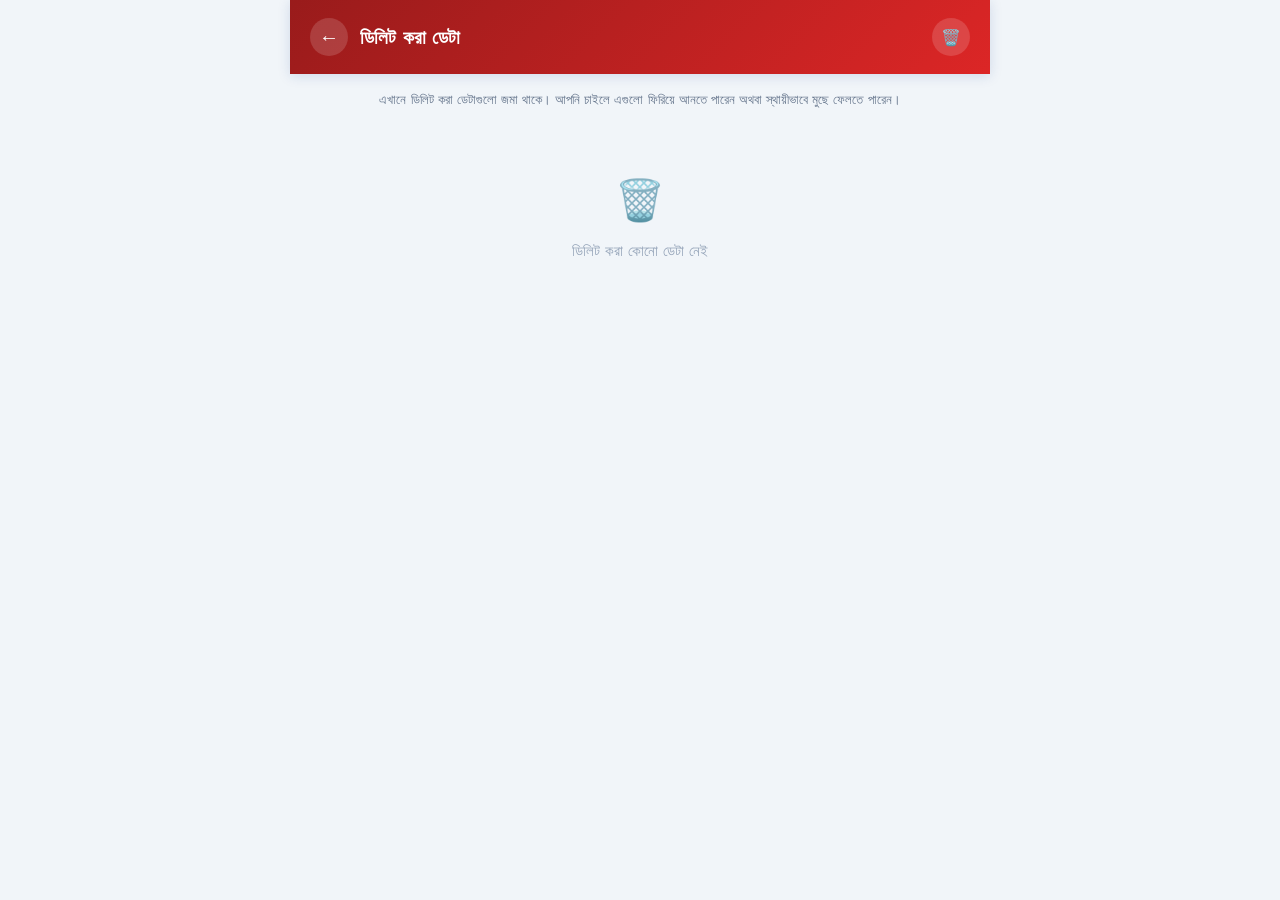
<file: recycle-bin.html>
<!DOCTYPE html>
<html lang="bn">
<head>
<meta charset="UTF-8">
<meta name="viewport" content="width=device-width, initial-scale=1.0, maximum-scale=1.0, user-scalable=no">
<meta name="theme-color" content="#DC2626">
<title>ডিলিট করা ডেটা — হিসাবের খাতা</title>
<link rel="manifest" href="manifest.json">
<link rel="icon" type="image/png" href="logo.png">
<link rel="stylesheet" href="css/common.css">
<style>
  .recycle-card {
    background: white;
    border-radius: 12px;
    padding: 15px;
    margin-bottom: 12px;
    box-shadow: 0 2px 8px rgba(0,0,0,0.06);
    border: 1px solid #E2E8F0;
  }
  .recycle-header {
    display: flex;
    justify-content: space-between;
    align-items: center;
    margin-bottom: 10px;
    font-size: 12px;
    color: #64748B;
    border-bottom: 1px dashed #E2E8F0;
    padding-bottom: 8px;
  }
  .recycle-tag {
    background: #FEE2E2;
    color: #DC2626;
    padding: 3px 8px;
    border-radius: 4px;
    font-weight: 700;
    font-size: 11px;
  }
  .recycle-body {
    font-size: 14px;
    color: #1E293B;
    margin-bottom: 12px;
    line-height: 1.6;
  }
  .recycle-actions {
    display: flex;
    gap: 10px;
  }
  .recycle-actions button {
    flex: 1;
    padding: 10px;
    border: none;
    border-radius: 8px;
    font-size: 13px;
    font-weight: 700;
    cursor: pointer;
    font-family: inherit;
  }
  .btn-restore { background: #10B981; color: white; }
  .btn-permanent { background: #F1F5F9; color: #DC2626; border: 1px solid #FCA5A5; }
  .empty-bin { text-align: center; padding: 40px 20px; color: #94A3B8; }
</style>
</head>
<body>

<div class="app">
  <div class="header" style="background: linear-gradient(135deg, #991B1B 0%, #DC2626 100%);">
    <button class="back-btn" onclick="goHomePage()">←</button>
    <h1>ডিলিট করা ডেটা</h1>
    <button class="header-icon-btn" onclick="emptyBin()" title="সব মুছে ফেলুন" style="font-size: 16px;">🗑️</button>
  </div>

  <div class="screen">
    <div style="text-align: center; margin-bottom: 20px;">
      <p style="font-size: 13px; color: #64748B;">এখানে ডিলিট করা ডেটাগুলো জমা থাকে। আপনি চাইলে এগুলো ফিরিয়ে আনতে পারেন অথবা স্থায়ীভাবে মুছে ফেলতে পারেন।</p>
    </div>

    <div id="recycleList"></div>
  </div>
</div>

<div class="toast" id="toast"></div>

<script src="js/common.js"></script>
<script>
  let deletedData = [];

  function loadDeletedData() {
    deletedData = loadFromStorage('hisaber_khata_deleted_data', []);
    renderList();
  }

  function renderList() {
    const container = document.getElementById('recycleList');
    if (deletedData.length === 0) {
      container.innerHTML = `<div class="empty-bin"><div style="font-size:40px;margin-bottom:10px;">🗑️</div><p>ডিলিট করা কোনো ডেটা নেই</p></div>`;
      return;
    }

    // নতুন ডিলিট হওয়া ডেটা আগে দেখাবে
    deletedData.sort((a, b) => b.deletedAt - a.deletedAt);

    container.innerHTML = deletedData.map(item => {
      let pageName = 'অজানা';
      if (item.deletedFrom === 'home') pageName = 'বাসার হিসাব';
      if (item.deletedFrom === 'shop') pageName = 'দোকানের হিসাব';
      if (item.deletedFrom === 'goods') pageName = 'মালামাল ক্রয়';
      if (item.deletedFrom === 'roz') pageName = 'রোজ হিসাব';

      const dateStr = formatDateBn(item.date);
      let desc = '';
      
      // ডেটা কোন পেজের তার ওপর ভিত্তি করে বিবরণ তৈরি
      if (item.deletedFrom === 'home') desc = `খাত: ${item.category} | পরিমাণ: ${formatTaka(item.amount)}`;
      if (item.deletedFrom === 'shop') desc = `দোকান: ${item.shop} | ক্রেতা: ${item.customer || 'N/A'} | মূল্য: ${formatTaka(item.price)}`;
      if (item.deletedFrom === 'goods') desc = `দোকান: ${item.shopName} | মূল্য: ${formatTaka(item.price)}`;
      if (item.deletedFrom === 'roz') desc = `মোট: ${formatTaka(item.total)} | তারিখ: ${dateStr}`;

      const delDate = new Date(item.deletedAt).toLocaleString('bn-BD');

      return `
        <div class="recycle-card">
          <div class="recycle-header">
            <span class="recycle-tag">${pageName}</span>
            <span>ডিলিট: ${delDate}</span>
          </div>
          <div class="recycle-body">
            <div>📅 তারিখ: ${dateStr}</div>
            <div>📝 ${desc}</div>
            ${item.note ? `<div style="color:#64748B; font-size:12px; margin-top:4px;">মন্তব্য: ${escapeHtml(item.note)}</div>` : ''}
          </div>
          <div class="recycle-actions">
            <button class="btn-restore" onclick="restoreItem('${item.id}', '${item.deletedFrom}')">↩️ রিস্টোর করুন</button>
            <button class="btn-permanent" onclick="permanentDelete('${item.id}')">স্থায়ীভাবে মুছুন</button>
          </div>
        </div>
      `;
    }).join('');
  }

  function restoreItem(id, fromPage) {
    if (!confirm('এই ডেটাটি কি ফিরিয়ে আনতে চান?')) return;
    
    const itemIndex = deletedData.findIndex(x => x.id === id);
    if (itemIndex === -1) return;
    
    const item = deletedData[itemIndex];
    let targetKey = '';
    
    // কোন পেজ থেকে ডিলিট হয়েছে তা চেক করে আসল কী-তে সেভ করা
    if (fromPage === 'home') targetKey = 'hisaber_khata_home_v1';
    if (fromPage === 'shop') targetKey = 'hisaber_khata_shop_v1';
    if (fromPage === 'goods') targetKey = 'hisaber_khata_goods_v1';
    if (fromPage === 'roz') targetKey = 'hisaber_khata_roz_v1';

    if (!targetKey) return;

    let originalData = loadFromStorage(targetKey, []);
    
    // অপ্রয়োজনীয় ফিল্ডগুলো বাদ দিয়ে আসল ডেটা তৈরি
    const { deletedFrom, deletedAt, deletedBy, ...originalItem } = item;
    
    originalData.push(originalItem);
    saveToStorage(targetKey, originalData);

    // রিসাইকেল বিন থেকে মুছে ফেলা
    deletedData.splice(itemIndex, 1);
    saveToStorage('hisaber_khata_deleted_data', deletedData);
    
    showToast('সফলভাবে ফিরিয়ে আনা হয়েছে', 'success');
    renderList();
  }

  function permanentDelete(id) {
    if (!confirm('এটি স্থায়ীভাবে মুছে ফেলবেন? এটি আর ফিরিয়ে আনা যাবে না!')) return;
    
    deletedData = deletedData.filter(x => x.id !== id);
    saveToStorage('hisaber_khata_deleted_data', deletedData);
    showToast('স্থায়ীভাবে মুছে ফেলা হয়েছে', 'success');
    renderList();
  }

  function emptyBin() {
    if (deletedData.length === 0) return;
    if (!confirm('রিসাইকেল বিনের সব ডেটা স্থায়ীভাবে মুছে ফেলবেন?')) return;
    
    deletedData = [];
    saveToStorage('hisaber_khata_deleted_data', deletedData);
    showToast('বিন খালি করা হয়েছে', 'success');
    renderList();
  }

  // পেজ লোড হওয়া মাত্র ডেটা আনবে
  loadDeletedData();
</script>
</body>
</html>
</file>
<file: css/common.css>
/* ============================================================
   হিসাবের খাতা — Common Styles
   ============================================================ */

* {
  box-sizing: border-box;
  margin: 0;
  padding: 0;
  -webkit-tap-highlight-color: transparent;
}

html, body { height: 100%; }

body {
  font-family: 'Noto Sans Bengali', 'Segoe UI', system-ui, sans-serif;
  background: #F1F5F9;
  color: #1E293B;
  overflow-x: hidden;
  font-size: 15px;
  line-height: 1.5;
}

/* ============ Splash Screen ============ */
#splashScreen {
  position: fixed;
  inset: 0;
  background: #F1F5F9;
  z-index: 9999;
  display: flex;
  flex-direction: column;
  align-items: center;
  justify-content: center;
  color: #0F766E;
  
  /* পুরনো animation সরিয়ে এটা দিন */
  transition: opacity 0.4s ease, visibility 0.4s ease;
}

#splashScreen.hidden {
  opacity: 0;
  visibility: hidden;
  pointer-events: none;
}

.splash-logo-img {
  width: 150px;
  height: auto;
  margin-bottom: 20px;
  animation: floatLogo 2s ease-in-out infinite alternate;
}

.splash-title {
  font-size: 28px;
  font-weight: 800;
  letter-spacing: -0.5px;
  color: #0F766E;
  animation: fadeInDown 0.8s ease forwards;
}

.splash-subtitle {
  font-size: 14px;
  opacity: 0.7;
  margin-top: 6px;
  color: #475569;
  animation: fadeInDown 1s ease forwards;
}

@keyframes floatLogo {
  0% { transform: translateY(0); }
  100% { transform: translateY(-10px); }
}

@keyframes fadeInDown {
  0% { opacity: 0; transform: translateY(-20px); }
  100% { opacity: 1; transform: translateY(0); }
}

@keyframes hideSplash {
  0% { opacity: 1; visibility: visible; }
  99% { opacity: 0; }
  100% { opacity: 0; visibility: hidden; pointer-events: none; }
}

/* ============ App Container ============ */
.app {
  max-width: 700px;
  margin: 0 auto;
  min-height: 100vh;
  background: #F1F5F9;
  position: relative;
  padding-bottom: 20px;
}

/* ============ Header ============ */
.header {
  background: linear-gradient(135deg, #1E3A8A 0%, #2563EB 100%);
  color: white;
  padding: 18px 20px;
  display: flex;
  align-items: center;
  gap: 12px;
  box-shadow: 0 2px 12px rgba(30,58,138,0.15);
  position: sticky;
  top: 0;
  z-index: 100;
}
.header h1 {
  font-size: 19px;
  font-weight: 700;
  flex: 1;
}
.back-btn {
  background: rgba(255,255,255,0.15);
  border: none;
  color: white;
  width: 38px;
  height: 38px;
  border-radius: 50%;
  font-size: 20px;
  cursor: pointer;
  display: flex;
  align-items: center;
  justify-content: center;
  transition: 0.2s;
  flex-shrink: 0;
}
.back-btn:hover { background: rgba(255,255,255,0.25); }

.header-icon-btn {
  background: rgba(255,255,255,0.15);
  border: none;
  color: white;
  width: 38px;
  height: 38px;
  border-radius: 50%;
  font-size: 17px;
  cursor: pointer;
  display: flex;
  align-items: center;
  justify-content: center;
  transition: 0.2s;
  flex-shrink: 0;
}
.header-icon-btn:hover { background: rgba(255,255,255,0.25); }
.header-icon-btn.hidden { display: none; }

/* ============ Home Cards ============ */
.home-title {
  text-align: center;
  padding: 40px 20px 20px;
}
.home-title h1 {
  font-size: 28px;
  color: #1E3A8A;
  font-weight: 800;
  letter-spacing: -0.5px;
}
.home-title p {
  color: #64748B;
  font-size: 14px;
  margin-top: 6px;
}

.home-cards {
  padding: 20px;
  display: flex;
  flex-direction: column;
  gap: 16px;
}
.home-card {
  padding: 24px 22px;
  border-radius: 16px;
  color: white;
  cursor: pointer;
  display: flex;
  align-items: center;
  gap: 16px;
  box-shadow: 0 4px 16px rgba(0,0,0,0.12);
  transition: transform 0.15s, box-shadow 0.15s;
  border: none;
  width: 100%;
  text-align: left;
  font-family: inherit;
}
.home-card:active { transform: scale(0.98); }
.home-card:hover { box-shadow: 0 6px 20px rgba(0,0,0,0.18); }
.home-card-icon {
  width: 52px;
  height: 52px;
  border-radius: 14px;
  background: rgba(255,255,255,0.22);
  display: flex;
  align-items: center;
  justify-content: center;
  font-size: 26px;
  flex-shrink: 0;
}
.home-card-text { flex: 1; }
.home-card-text h3 {
  font-size: 17px;
  font-weight: 700;
  margin-bottom: 3px;
}
.home-card-text p {
  font-size: 12.5px;
  opacity: 0.88;
}
.home-card-arrow {
  font-size: 22px;
  opacity: 0.7;
}
.card-home { background: linear-gradient(135deg, #1E3A8A, #3B82F6); }
.card-shop { background: linear-gradient(135deg, #047857, #10B981); }
.card-goods { background: linear-gradient(135deg, #475569, #94A3B8); }

/* ============ Screen Container ============ */
.screen {
  padding: 16px;
  padding-bottom: 90px;
}
.screen.hidden { display: none; }

/* ============ Form Card ============ */
.form-card {
  background: white;
  border-radius: 16px;
  padding: 20px;
  box-shadow: 0 2px 12px rgba(0,0,0,0.06);
  margin-bottom: 16px;
}
.form-card h2 {
  font-size: 16px;
  color: #1E293B;
  font-weight: 700;
  margin-bottom: 18px;
  padding-bottom: 12px;
  border-bottom: 2px solid #E2E8F0;
  display: flex;
  align-items: center;
  justify-content: space-between;
}
.form-card h2 .edit-badge {
  background: #FEF3C7;
  color: #92400E;
  padding: 3px 10px;
  border-radius: 20px;
  font-size: 11px;
  font-weight: 600;
}

.form-group {
  margin-bottom: 16px;
  position: relative;
}
.form-group label {
  display: block;
  font-size: 13px;
  color: #475569;
  font-weight: 600;
  margin-bottom: 7px;
}
.form-group label .req { color: #DC2626; }
.form-group label .opt {
  color: #94A3B8;
  font-weight: 500;
  font-size: 11.5px;
}

.form-group input,
.form-group select,
.form-group textarea {
  width: 100%;
  padding: 13px 14px;
  border: 1.5px solid #CBD5E1;
  border-radius: 10px;
  font-size: 15px;
  font-family: inherit;
  color: #1E293B;
  background: #F8FAFC;
  transition: 0.15s;
}
.form-group input:focus,
.form-group select:focus,
.form-group textarea:focus {
  outline: none;
  border-color: #2563EB;
  background: white;
  box-shadow: 0 0 0 3px rgba(37,99,235,0.1);
}
.form-group textarea {
  min-height: 70px;
  resize: vertical;
}

.form-row {
  display: grid;
  grid-template-columns: 1fr 1fr;
  gap: 12px;
}

.amount-hint {
  font-size: 11.5px;
  color: #64748B;
  margin-top: 5px;
}
.amount-hint.error { color: #DC2626; font-weight: 600; }
.amount-hint.ok { color: #059669; font-weight: 600; }

.date-bn {
  font-size: 12px;
  color: #2563EB;
  font-weight: 600;
  margin-top: 5px;
}

/* ============ Buttons ============ */
.btn-row {
  display: flex;
  gap: 10px;
  margin-top: 20px;
}
.btn {
  flex: 1;
  padding: 14px 16px;
  border: none;
  border-radius: 10px;
  font-size: 15px;
  font-weight: 700;
  cursor: pointer;
  font-family: inherit;
  transition: 0.15s;
  letter-spacing: 0.2px;
}
.btn:active { transform: scale(0.97); }
.btn-save {
  background: #2563EB;
  color: white;
  box-shadow: 0 2px 8px rgba(37,99,235,0.25);
}
.btn-save:hover { background: #1D4ED8; }
.btn-cancel {
  background: #E2E8F0;
  color: #475569;
}
.btn-cancel:hover { background: #CBD5E1; }
.btn-delete {
  background: #DC2626;
  color: white;
  box-shadow: 0 2px 8px rgba(220,38,38,0.25);
}
.btn-delete:hover { background: #B91C1C; }

/* ============ Bottom Tabs ============ */
.bottom-tabs {
  position: fixed;
  bottom: 0;
  left: 50%;
  transform: translateX(-50%);
  width: 100%;
  max-width: 700px;
  background: white;
  display: flex;
  box-shadow: 0 -2px 12px rgba(0,0,0,0.08);
  border-top: 1px solid #E2E8F0;
  z-index: 100;
  padding-bottom: env(safe-area-inset-bottom, 0px);
}
.tab-btn {
  flex: 1;
  padding: 14px 10px 16px;
  background: none;
  border: none;
  font-size: 14px;
  font-weight: 600;
  color: #94A3B8;
  cursor: pointer;
  font-family: inherit;
  transition: 0.15s;
  position: relative;
}
.tab-btn.active { color: #1E3A8A; }
.tab-btn.active::after {
  content: '';
  position: absolute;
  top: 0;
  left: 20%;
  right: 20%;
  height: 3px;
  background: #2563EB;
  border-radius: 0 0 3px 3px;
}

/* ============ Toolbar ============ */
.toolbar {
  background: white;
  border-radius: 16px;
  padding: 14px;
  box-shadow: 0 2px 12px rgba(0,0,0,0.06);
  margin-bottom: 16px;
}
.search-box {
  width: 100%;
  padding: 12px 14px;
  border: 1.5px solid #CBD5E1;
  border-radius: 10px;
  font-size: 14px;
  font-family: inherit;
  background: #F8FAFC;
  margin-bottom: 10px;
}
.search-box:focus {
  outline: none;
  border-color: #2563EB;
  background: white;
}
.toolbar-row {
  display: flex;
  gap: 8px;
  flex-wrap: wrap;
}
.tool-btn {
  flex: 1;
  min-width: 90px;
  padding: 10px 12px;
  background: #F1F5F9;
  border: 1.5px solid #E2E8F0;
  border-radius: 9px;
  font-size: 13px;
  font-weight: 600;
  color: #475569;
  cursor: pointer;
  font-family: inherit;
  transition: 0.15s;
  display: flex;
  align-items: center;
  justify-content: center;
  gap: 5px;
}
.tool-btn:hover { background: #E2E8F0; }
.tool-btn.active {
  background: #DBEAFE;
  border-color: #2563EB;
  color: #1E3A8A;
}
.tool-btn.export {
  background: #ECFDF5;
  border-color: #A7F3D0;
  color: #047857;
}
.tool-btn.select {
  background: #FEF3C7;
  border-color: #FDE68A;
  color: #92400E;
}
.tool-btn.select.active { background: #FCD34D; }

/* ============ Dropdowns ============ */
.dropdown-panel {
  background: #F8FAFC;
  border: 1px solid #E2E8F0;
  border-radius: 10px;
  padding: 12px;
  margin-top: 10px;
  display: none;
}
.dropdown-panel.open { display: block; }
.dropdown-panel h4 {
  font-size: 12px;
  color: #64748B;
  font-weight: 700;
  margin-bottom: 8px;
  text-transform: uppercase;
  letter-spacing: 0.5px;
}
.dropdown-panel select,
.dropdown-panel input {
  width: 100%;
  padding: 10px 12px;
  border: 1.5px solid #CBD5E1;
  border-radius: 8px;
  font-size: 14px;
  font-family: inherit;
  background: white;
  margin-bottom: 10px;
}
.dropdown-panel select:last-child,
.dropdown-panel input:last-child { margin-bottom: 0; }

.checkbox-row {
  display: flex;
  align-items: center;
  gap: 8px;
  padding: 8px 0;
  font-size: 14px;
  color: #334155;
  cursor: pointer;
}
.checkbox-row input[type="checkbox"] {
  width: 18px;
  height: 18px;
  cursor: pointer;
  accent-color: #2563EB;
}

/* ============ Summary Bar ============ */
.summary-bar {
  background: linear-gradient(135deg, #1E3A8A, #2563EB);
  color: white;
  border-radius: 14px;
  padding: 14px 18px;
  display: flex;
  align-items: center;
  margin-bottom: 16px;
  box-shadow: 0 4px 14px rgba(30,58,138,0.22);
}
.summary-item {
  flex: 1;
  text-align: center;
}
.summary-label {
  font-size: 11.5px;
  opacity: 0.88;
  font-weight: 500;
  margin-bottom: 4px;
  letter-spacing: 0.3px;
}
.summary-value {
  font-size: 19px;
  font-weight: 800;
  letter-spacing: -0.3px;
}
.summary-divider {
  width: 1px;
  height: 36px;
  background: rgba(255,255,255,0.25);
  margin: 0 4px;
}

/* 2x2 Grid Summary (shop-এর জন্য) */
.summary-grid {
  display: grid;
  grid-template-columns: 1fr 1fr;
  gap: 10px;
  margin-bottom: 16px;
}
.summary-box {
  background: linear-gradient(135deg, #1E3A8A, #2563EB);
  color: white;
  border-radius: 12px;
  padding: 12px 14px;
  text-align: center;
  box-shadow: 0 3px 10px rgba(30,58,138,0.18);
}
.summary-box .label {
  font-size: 11px;
  opacity: 0.88;
  font-weight: 500;
  margin-bottom: 4px;
  letter-spacing: 0.2px;
}
.summary-box .value {
  font-size: 16px;
  font-weight: 800;
  letter-spacing: -0.3px;
}
.summary-box.green { background: linear-gradient(135deg, #047857, #10B981); }
.summary-box.orange { background: linear-gradient(135deg, #C2410C, #F97316); }
.summary-box.red { background: linear-gradient(135deg, #991B1B, #DC2626); }

/* ============ Table ============ */
.table-card {
  background: white;
  border: 1.5px solid #CBD5E1;
  border-radius: 8px;
  overflow: hidden;
  box-shadow: 0 1px 4px rgba(0,0,0,0.04);
}
.table-wrap {
  overflow-x: auto;
  -webkit-overflow-scrolling: touch;
}
table {
  width: 100%;
  border-collapse: collapse;
  min-width: 640px;
}
thead { background: #F8FAFC; }
th {
  padding: 12px 10px;
  text-align: left;
  font-size: 12px;
  color: #475569;
  font-weight: 700;
  text-transform: uppercase;
  letter-spacing: 0.4px;
  border-bottom: 2px solid #CBD5E1;
  border-right: 1px solid #E2E8F0;
  white-space: nowrap;
}
th:last-child { border-right: none; }
td {
  padding: 13px 10px;
  font-size: 13.5px;
  color: #334155;
  border-bottom: 1px solid #E2E8F0;
  border-right: 1px solid #F1F5F9;
  white-space: nowrap;
}
td:last-child { border-right: none; }
tbody tr {
  cursor: pointer;
  transition: 0.12s;
}
tbody tr:hover { background: #F8FAFC; }
tbody tr:active { background: #EFF6FF; }
tbody tr:last-child td { border-bottom: none; }

td.amount-cell {
  font-weight: 700;
  color: #1E3A8A;
  text-align: right;
}
td.cash-cell {
  color: #059669;
  font-weight: 600;
  text-align: right;
}
td.bkash-cell {
  color: #DB2777;
  font-weight: 600;
  text-align: right;
}
td.note-cell {
  max-width: 140px;
  overflow: hidden;
  text-overflow: ellipsis;
}
td.desc-cell {
  max-width: 160px;
  overflow: hidden;
  text-overflow: ellipsis;
}

.checkbox-cell {
  width: 40px;
  text-align: center;
  padding: 12px 6px;
}
.checkbox-cell input[type="checkbox"] {
  width: 20px;
  height: 20px;
  cursor: pointer;
  accent-color: #2563EB;
}

.empty-state {
  text-align: center;
  padding: 50px 20px;
  color: #94A3B8;
}
.empty-state .icon {
  font-size: 42px;
  margin-bottom: 10px;
  opacity: 0.4;
}
.empty-state p { font-size: 14px; }

/* ============ Selection Bar ============ */
.selection-bar {
  background: #1E3A8A;
  color: white;
  padding: 12px 16px;
  display: none;
  align-items: center;
  gap: 12px;
  position: sticky;
  top: 66px;
  z-index: 90;
  margin: -16px -16px 12px;
  box-shadow: 0 4px 12px rgba(30,58,138,0.25);
}
.selection-bar.open { display: flex; }
.selection-bar .count {
  flex: 1;
  font-size: 14px;
  font-weight: 600;
}
.selection-bar button {
  padding: 8px 14px;
  border: none;
  border-radius: 8px;
  font-size: 13px;
  font-weight: 700;
  cursor: pointer;
  font-family: inherit;
  background: rgba(255,255,255,0.15);
  color: white;
}
.selection-bar button.danger { background: #DC2626; }
.selection-bar button.select-all { background: rgba(255,255,255,0.2); }

/* ============ Floating Action Button ============ */
.fab {
  position: fixed;
  bottom: calc(80px + env(safe-area-inset-bottom, 0px));
  right: calc(50% - 340px);
  width: 56px;
  height: 56px;
  border-radius: 50%;
  background: #2563EB;
  color: white;
  border: none;
  font-size: 26px;
  cursor: pointer;
  box-shadow: 0 4px 16px rgba(37,99,235,0.4);
  display: none;
  align-items: center;
  justify-content: center;
  z-index: 95;
  font-family: inherit;
  transition: 0.15s;
}
.fab:hover {
  transform: scale(1.05);
  background: #1D4ED8;
}
.fab:active { transform: scale(0.95); }
.fab.show { display: flex; }
@media (max-width: 720px) {
  .fab { right: 20px; }
}

/* ============ Toast ============ */
.toast {
  position: fixed;
  bottom: 100px;
  left: 50%;
  transform: translateX(-50%);
  background: #1E293B;
  color: white;
  padding: 13px 22px;
  border-radius: 10px;
  font-size: 14px;
  font-weight: 600;
  box-shadow: 0 4px 16px rgba(0,0,0,0.25);
  z-index: 200;
  max-width: 90%;
  text-align: center;
  opacity: 0;
  visibility: hidden;
  transition: opacity 0.3s ease, visibility 0.3s ease;
}

.toast.show {
  opacity: 1;
  visibility: visible;
}

.toast.error { background: #DC2626; }
.toast.success { background: #059669; }

/* ============ Coming Soon ============ */
.coming-soon {
  text-align: center;
  padding: 60px 30px;
}
.coming-soon .cs-icon {
  font-size: 60px;
  margin-bottom: 20px;
  opacity: 0.6;
}
.coming-soon h2 {
  color: #1E3A8A;
  font-size: 22px;
  margin-bottom: 10px;
}
.coming-soon p {
  color: #64748B;
  font-size: 14px;
}

/* ============ Settings Menu ============ */
.menu-overlay {
  position: fixed;
  inset: 0;
  background: rgba(0,0,0,0.4);
  display: none;
  z-index: 300;
}
.menu-overlay.open { display: block; }

.menu-panel {
  position: fixed;
  top: 0;
  right: 0;
  bottom: 0;
  width: 260px;
  max-width: 80vw;
  background: white;
  box-shadow: -4px 0 20px rgba(0,0,0,0.15);
  z-index: 310;
  transform: translateX(100%);
  transition: transform 0.25s ease;
  display: flex;
  flex-direction: column;
}
.menu-panel.open { transform: translateX(0); }

.menu-header {
  padding: 20px;
  border-bottom: 1px solid #E2E8F0;
  display: flex;
  align-items: center;
  justify-content: space-between;
}
.menu-header h3 {
  font-size: 16px;
  color: #1E3A8A;
  font-weight: 700;
}
.menu-close {
  background: transparent;
  border: none;
  font-size: 22px;
  color: #64748B;
  cursor: pointer;
  padding: 4px 8px;
  border-radius: 6px;
  font-family: inherit;
}
.menu-close:hover { background: #F1F5F9; }

.menu-list {
  padding: 10px 0;
  overflow-y: auto;
  flex: 1;
}
.menu-item {
  display: flex;
  align-items: center;
  gap: 12px;
  padding: 14px 20px;
  cursor: pointer;
  font-size: 14.5px;
  color: #1E293B;
  font-weight: 500;
  border: none;
  background: transparent;
  width: 100%;
  text-align: left;
  font-family: inherit;
  transition: 0.12s;
}
.menu-item:hover { background: #F1F5F9; }
.menu-item .mi-icon {
  font-size: 18px;
  width: 24px;
  text-align: center;
}
.menu-item.hidden { display: none; }

.menu-divider {
  height: 1px;
  background: #E2E8F0;
  margin: 8px 0;
}

/* ============ Install Banner ============ */
.install-banner {
  position: fixed;
  left: 50%;
  bottom: 80px;
  transform: translateX(-50%) translateY(200px);
  width: calc(100% - 32px);
  max-width: 500px;
  background: white;
  border-radius: 14px;
  padding: 16px 18px;
  box-shadow: 0 8px 30px rgba(0,0,0,0.2);
  border: 1px solid #E2E8F0;
  z-index: 150;
  transition: transform 0.4s ease;
  display: flex;
  gap: 14px;
  align-items: flex-start;
}
.install-banner.show {
  transform: translateX(-50%) translateY(0);
}
.install-banner .ib-icon {
  font-size: 32px;
  flex-shrink: 0;
}
.install-banner .ib-content {
  flex: 1;
}
.install-banner .ib-content h4 {
  font-size: 15px;
  color: #1E3A8A;
  font-weight: 700;
  margin-bottom: 4px;
}
.install-banner .ib-content p {
  font-size: 12.5px;
  color: #64748B;
  margin-bottom: 10px;
  line-height: 1.4;
}
.install-banner .ib-actions {
  display: flex;
  gap: 8px;
}
.install-banner .ib-actions button {
  padding: 8px 14px;
  border: none;
  border-radius: 8px;
  font-size: 13px;
  font-weight: 700;
  cursor: pointer;
  font-family: inherit;
}
.install-banner .ib-install {
  background: #2563EB;
  color: white;
}
.install-banner .ib-install:hover { background: #1D4ED8; }
.install-banner .ib-later {
  background: #F1F5F9;
  color: #475569;
}
.install-banner .ib-close {
  position: absolute;
  top: 8px;
  right: 8px;
  background: transparent;
  border: none;
  font-size: 18px;
  color: #94A3B8;
  cursor: pointer;
  padding: 2px 6px;
  border-radius: 4px;
  font-family: inherit;
}
.install-banner .ib-close:hover { background: #F1F5F9; }

/* ============ iOS Install Modal ============ */
.ios-modal-overlay {
  position: fixed;
  inset: 0;
  background: rgba(0,0,0,0.5);
  display: none;
  align-items: center;
  justify-content: center;
  z-index: 400;
  padding: 20px;
}
.ios-modal-overlay.open { display: flex; }
.ios-modal {
  background: white;
  border-radius: 16px;
  padding: 24px 22px;
  max-width: 400px;
  width: 100%;
  box-shadow: 0 10px 40px rgba(0,0,0,0.3);
}
.ios-modal h3 {
  color: #1E3A8A;
  font-size: 18px;
  margin-bottom: 14px;
  display: flex;
  align-items: center;
  gap: 10px;
}
.ios-modal ol {
  margin: 12px 0 18px 20px;
  font-size: 14px;
  color: #334155;
  line-height: 1.8;
}
.ios-modal ol li { margin-bottom: 6px; }
.ios-modal .modal-btn {
  width: 100%;
  padding: 12px;
  background: #2563EB;
  color: white;
  border: none;
  border-radius: 10px;
  font-size: 15px;
  font-weight: 700;
  cursor: pointer;
  font-family: inherit;
}
.ios-modal .modal-btn:hover { background: #1D4ED8; }

/* ============ Responsive ============ */
@media (max-width: 400px) {
  .form-card { padding: 16px; }
  .form-row { grid-template-columns: 1fr; }
  .home-title h1 { font-size: 24px; }
}

/* ============ Prevent double-tap zoom ============ */
button { user-select: none; -webkit-user-select: none; }
/* ============ Export Bottom Sheet ============ */
.sheet-overlay {
  position: fixed;
  inset: 0;
  background: rgba(0,0,0,0.5);
  z-index: 1000;
  display: none;
  opacity: 0;
  transition: opacity 0.3s ease;
}
.sheet-overlay.open {
  display: block;
  opacity: 1;
}

.bottom-sheet {
  position: fixed;
  bottom: 0;
  left: 50%;
  transform: translateX(-50%) translateY(100%);
  width: 100%;
  max-width: 700px;
  background: white;
  border-radius: 20px 20px 0 0;
  z-index: 1001;
  transition: transform 0.3s ease;
  padding-bottom: env(safe-area-inset-bottom, 20px);
}
.bottom-sheet.open {
  transform: translateX(-50%) translateY(0);
}

.sheet-drag {
  width: 40px;
  height: 5px;
  background: #CBD5E1;
  border-radius: 5px;
  margin: 12px auto;
}

.sheet-title {
  text-align: center;
  font-size: 16px;
  font-weight: 700;
  color: #1E293B;
  margin-bottom: 20px;
}

.sheet-options {
  display: flex;
  gap: 12px;
  padding: 0 20px;
}

.sheet-btn {
  flex: 1;
  display: flex;
  flex-direction: column;
  align-items: center;
  justify-content: center;
  gap: 8px;
  padding: 16px 10px;
  border: 1.5px solid #E2E8F0;
  border-radius: 12px;
  background: #F8FAFC;
  cursor: pointer;
  transition: 0.2s;
  font-family: inherit;
}
.sheet-btn:active {
  transform: scale(0.96);
}
.sheet-btn:hover {
  background: #F1F5F9;
  border-color: #CBD5E1;
}
.sheet-btn .icon {
  font-size: 24px;
}
.sheet-btn .text {
  font-size: 13px;
  font-weight: 700;
  color: #334155;
}
.sheet-cancel {
  display: block;
  width: calc(100% - 40px);
  margin: 16px 20px 20px 20px;
  padding: 14px;
  background: #F1F5F9;
  color: #475569;
  border: none;
  border-radius: 12px;
  font-size: 15px;
  font-weight: 700;
  cursor: pointer;
  font-family: inherit;
}

/* প্রিন্ট হেডার ডিফল্টভাবে স্ক্রিনে হাইড থাকবে */
.print-page-header { display: none; }

/* ============ Print CSS (PDF-এর জন্য) ============ */
@media print {
  @page {
    margin: 15mm 10mm;
  }

  .header, .toolbar, .bottom-tabs, .fab, .selection-bar, .toast, 
  .sheet-overlay, .bottom-sheet, .summary-bar, .home-summary-grid, 
  .shop-summary-grid, .goods-summary-grid,.chartModal {
    display: none !important;
  }
	
	
  body { background: white !important; margin: 0; padding: 0; color: #000 !important; }
  .app { max-width: 100% !important; padding: 0 !important; margin: 0 !important; }
  .screen { padding: 0 !important; }

  /* ১. নতুন হেডার যা প্রতিটি পেজের শুরুতে দেখাবে */
  .print-page-header {
    display: block !important;
    text-align: center;
    font-size: 12px;
    font-weight: bold;
    color: #000;
    border-bottom: 1px solid #000;
    padding-bottom: 5px;
    margin-bottom: 30px;
    page-break-after: avoid; /* হেডারের পরেই যেন পেজ কাটা না পড়ে */
  }

  /* ২. টেবিলের ডিজাইন */
  .table-card { border: none !important; box-shadow: none !important; }
  .table-wrap { overflow: visible !important; }
  
  table { 
    width: 100% !important; 
    min-width: 100% !important; 
    border-collapse: collapse !important; 
    margin-top: 5px;
  }
  
  /* টেবিলের হেডার রো রিপিট করার ম্যাজিক */
  thead { display: table-header-group; }

  th, td { 
    border: 1px solid #000 !important; 
    padding: 8px !important; 
    font-size: 12px !important; 
    color: #000 !important; 
    text-align: left !important;
    background: transparent !important; 
  }
  
  th { font-weight: bold !important; }

  /* ৩. টেবিলের নিচে ফুটার */
  .screen::after {
    content: "রিপোর্টটি তৈরি করা হয়েছে হিসাবের খাতা অ্যাপ থেকে।";
    display: block;
    text-align: center;
    font-size: 11px;
    color: #000;
    margin-top: 20px;
    border-top: 1px solid #000;
    padding-top: 5px;
  }
}
/* ============================================================
   THEME MANAGEMENT (Light, Dark, AMOLED)
   ============================================================ */

/* ============ ১. ডার্ক মোড (Dark Mode) ============ */
body.dark-mode {
  background-color: #0F172A;
  color: #F1F5F9;
}
body.dark-mode .app { background-color: #0F172A; }

body.dark-mode .form-card,
body.dark-mode .table-card,
body.dark-mode .toolbar,
body.dark-mode .menu-panel,
body.dark-mode .bottom-sheet,
body.dark-mode .ios-modal,
body.dark-mode .home-summary-box,
body.dark-mode .shop-summary-box,
body.dark-mode .goods-summary-box {
  background-color: #1E293B !important;
  color: #F1F5F9 !important;
  border-color: #334155 !important;
}

body.dark-mode .form-card h2,
body.dark-mode .form-group label,
body.dark-mode .menu-header h3,
body.dark-mode .sheet-title,
body.dark-mode .ios-modal h3,
body.dark-mode .home-card-text h3,
body.dark-mode .home-card-text p,
body.dark-mode .home-title h1,
body.dark-mode .home-title p {
  color: #E2E8F0 !important;
  border-color: #334155 !important;
}

body.dark-mode input,
body.dark-mode select,
body.dark-mode textarea {
  background-color: #0F172A !important;
  color: #F1F5F9 !important;
  border-color: #475569 !important;
}
body.dark-mode input:focus,
body.dark-mode select:focus,
body.dark-mode textarea:focus {
  border-color: #3B82F6 !important;
  background-color: #1E293B !important;
}

body.dark-mode .tool-btn,
body.dark-mode .tab-btn,
body.dark-mode .menu-item,
body.dark-mode .sheet-btn,
body.dark-mode .cancel-btn {
  background-color: #1E293B !important;
  color: #CBD5E1 !important;
  border-color: #334155 !important;
}
body.dark-mode .menu-item:hover,
body.dark-mode .tab-btn:hover,
body.dark-mode .tool-btn:hover {
  background-color: #334155 !important;
}
body.dark-mode .menu-divider { background-color: #334155 !important; }

body.dark-mode .bottom-tabs {
  background-color: #1E293B !important;
  border-color: #334155 !important;
}
body.dark-mode .header {
  background: linear-gradient(135deg, #0F172A 0%, #1E293B 100%) !important;
}
body.dark-mode th {
  background-color: #0F172A !important;
  color: #E2E8F0 !important;
  border-color: #334155 !important;
}
body.dark-mode td {
  color: #CBD5E1 !important;
  border-color: #334155 !important;
}
body.dark-mode tr:hover { background-color: #334155 !important; }
body.dark-mode .empty-state { color: #64748B !important; }

/* ============ ২. অ্যামোলেড মোড (AMOLED Mode) ============ */
body.amoled-mode {
  background-color: #000000;
  color: #FFFFFF;
}
body.amoled-mode .app { background-color: #000000; }

body.amoled-mode .form-card,
body.amoled-mode .table-card,
body.amoled-mode .toolbar,
body.amoled-mode .menu-panel,
body.amoled-mode .bottom-sheet,
body.amoled-mode .ios-modal,
body.amoled-mode .home-summary-box,
body.amoled-mode .shop-summary-box,
body.amoled-mode .goods-summary-box {
  background-color: #111111 !important;
  color: #FFFFFF !important;
  border-color: #333333 !important;
}

body.amoled-mode .form-card h2,
body.amoled-mode .form-group label,
body.amoled-mode .menu-header h3,
body.amoled-mode .sheet-title,
body.amoled-mode .ios-modal h3,
body.amoled-mode .home-card-text h3,
body.amoled-mode .home-card-text p,
body.amoled-mode .home-title h1,
body.amoled-mode .home-title p {
  color: #FFFFFF !important;
  border-color: #333333 !important;
}

body.amoled-mode input,
body.amoled-mode select,
body.amoled-mode textarea {
  background-color: #000000 !important;
  color: #FFFFFF !important;
  border-color: #444444 !important;
}
body.amoled-mode input:focus,
body.amoled-mode select:focus,
body.amoled-mode textarea:focus {
  border-color: #3B82F6 !important;
  background-color: #111111 !important;
}

body.amoled-mode .tool-btn,
body.amoled-mode .tab-btn,
body.amoled-mode .menu-item,
body.amoled-mode .sheet-btn,
body.amoled-mode .cancel-btn {
  background-color: #111111 !important;
  color: #DDDDDD !important;
  border-color: #333333 !important;
}
body.amoled-mode .menu-item:hover,
body.amoled-mode .tab-btn:hover,
body.amoled-mode .tool-btn:hover {
  background-color: #333333 !important;
}
body.amoled-mode .menu-divider { background-color: #333333 !important; }

body.amoled-mode .bottom-tabs {
  background-color: #111111 !important;
  border-color: #333333 !important;
}
body.amoled-mode .header {
  background: #000000 !important;
}
body.amoled-mode th {
  background-color: #000000 !important;
  color: #FFFFFF !important;
  border-color: #333333 !important;
}
body.amoled-mode td {
  color: #DDDDDD !important;
  border-color: #333333 !important;
}
body.amoled-mode tr:hover { background-color: #222222 !important; }
body.amoled-mode .empty-state { color: #666666 !important; }

/* ============ থিম মডালের স্টাইল ============ */
.theme-modal-overlay {
  position: fixed;
  inset: 0;
  background: rgba(0,0,0,0.5);
  display: none;
  align-items: center;
  justify-content: center;
  z-index: 500;
  padding: 20px;
}
.theme-modal-overlay.open { display: flex; }
.theme-modal {
  background: white;
  border-radius: 16px;
  padding: 20px;
  width: 100%;
  max-width: 350px;
  box-shadow: 0 10px 30px rgba(0,0,0,0.3);
}
.theme-modal h3 {
  text-align: center;
  margin-bottom: 15px;
  color: #1E293B;
  font-size: 16px;
}
.theme-option {
  display: flex;
  align-items: center;
  gap: 12px;
  padding: 14px;
  border: 1.5px solid #E2E8F0;
  border-radius: 10px;
  margin-bottom: 10px;
  cursor: pointer;
  background: #F8FAFC;
  font-family: inherit;
  font-size: 15px;
  font-weight: 600;
  width: 100%;
  text-align: left;
  color: #1E293B;
}
.theme-option:hover { background: #F1F5F9; }
.theme-option.active {
  border-color: #2563EB;
  background: #DBEAFE;
}
.theme-option .icon { font-size: 20px; }

/* ডার্ক মোডে থিম মডাল */
body.dark-mode .theme-modal,
body.dark-mode .theme-option {
  background-color: #1E293B !important;
  color: #F1F5F9 !important;
  border-color: #334155 !important;
}
body.dark-mode .theme-modal h3 { color: #F1F5F9 !important; }

/* অ্যামোলেড মোডে থিম মডাল */
body.amoled-mode .theme-modal,
body.amoled-mode .theme-option {
  background-color: #111111 !important;
  color: #FFFFFF !important;
  border-color: #333333 !important;
}
body.amoled-mode .theme-modal h3 { color: #FFFFFF !important; }
/* ============================================================
   🆕 Math Calculator Styles (হিসাবের ঘর)
   ============================================================ */

.math-field-wrapper {
  position: relative;
  display: flex;
  align-items: center;
}

.math-field-wrapper input {
  padding-right: 48px !important; /* ডান দিকে "=" বাটনের জায়গা */
}

.math-eq-btn {
  position: absolute;
  right: 6px;
  top: 50%;
  transform: translateY(-50%);
  width: 36px;
  height: 36px;
  border: none;
  border-radius: 8px;
  background: #2563EB;
  color: white;
  font-size: 18px;
  font-weight: 800;
  cursor: pointer;
  display: flex;
  align-items: center;
  justify-content: center;
  font-family: inherit;
  transition: all 0.2s;
  box-shadow: 0 2px 6px rgba(37,99,235,0.3);
  z-index: 2;
}
.math-eq-btn:hover {
  background: #1D4ED8;
  transform: translateY(-50%) scale(1.05);
}
.math-eq-btn:active {
  transform: translateY(-50%) scale(0.95);
}
.math-eq-btn.success {
  background: #059669;
  box-shadow: 0 2px 6px rgba(5,150,105,0.4);
}

.math-hint {
  font-size: 11px;
  color: #94A3B8;
  margin-top: 5px;
  line-height: 1.4;
  letter-spacing: 0.1px;
}
.math-hint b {
  color: #2563EB;
  font-weight: 700;
}

/* ডার্ক মোডে */
body.dark-mode .math-eq-btn {
  background: #3B82F6;
  box-shadow: 0 2px 6px rgba(59,130,246,0.4);
}
body.dark-mode .math-eq-btn:hover {
  background: #2563EB;
}
body.dark-mode .math-eq-btn.success {
  background: #10B981;
}
body.dark-mode .math-hint {
  color: #64748B;
}
body.dark-mode .math-hint b {
  color: #60A5FA;
}

/* অ্যামোলেড মোডে */
body.amoled-mode .math-eq-btn {
  background: #3B82F6;
}
body.amoled-mode .math-eq-btn.success {
  background: #10B981;
}
body.amoled-mode .math-hint {
  color: #555555;
}
body.amoled-mode .math-hint b {
  color: #60A5FA;
}

/* মোবাইল রেসপন্সিভ */
@media (max-width: 400px) {
  .math-eq-btn {
    width: 32px;
    height: 32px;
    font-size: 16px;
    right: 5px;
  }
  .math-field-wrapper input {
    padding-right: 42px !important;
  }
  .math-hint {
    font-size: 10.5px;
  }
}
/* ============================================================
   🆕 Settings Panel (সেটিংস প্যানেল)
   ============================================================ */

.settings-overlay {
  position: fixed;
  inset: 0;
  background: rgba(0,0,0,0.4);
  display: none;
  z-index: 300;
}
.settings-overlay.open { display: block; }

.settings-panel {
  position: fixed;
  top: 0;
  right: 0;
  bottom: 0;
  width: 280px;
  max-width: 80vw;
  background: white;
  box-shadow: -4px 0 20px rgba(0,0,0,0.15);
  z-index: 310;
  transform: translateX(100%);
  transition: transform 0.25s ease;
  display: flex;
  flex-direction: column;
}
.settings-panel.open { transform: translateX(0); }

.settings-header {
  padding: 20px;
  border-bottom: 1px solid #E2E8F0;
  display: flex;
  align-items: center;
  justify-content: space-between;
  background: linear-gradient(135deg, #1E3A8A 0%, #2563EB 100%);
  color: white;
}
.settings-header h3 {
  font-size: 16px;
  font-weight: 700;
}
.settings-close {
  background: rgba(255,255,255,0.15);
  border: none;
  color: white;
  width: 32px;
  height: 32px;
  border-radius: 50%;
  font-size: 16px;
  cursor: pointer;
  display: flex;
  align-items: center;
  justify-content: center;
  font-family: inherit;
  transition: 0.15s;
}
.settings-close:hover {
  background: rgba(255,255,255,0.3);
}

.settings-list {
  padding: 10px 0;
  flex: 1;
  overflow-y: auto;
}

.settings-item {
  display: flex;
  align-items: center;
  gap: 12px;
  padding: 16px 20px;
  cursor: pointer;
  font-size: 14.5px;
  color: #1E293B;
  font-weight: 500;
  border: none;
  background: transparent;
  width: 100%;
  text-align: left;
  font-family: inherit;
  transition: 0.12s;
  border-bottom: 1px solid #F1F5F9;
}
.settings-item:hover { background: #F8FAFC; }
.settings-item:active { background: #EFF6FF; }
.settings-item .si-icon {
  font-size: 20px;
  width: 28px;
  text-align: center;
  flex-shrink: 0;
}
.settings-item .si-text {
  flex: 1;
}
.settings-item .si-arrow {
  font-size: 20px;
  color: #94A3B8;
  font-weight: 300;
}

.settings-footer {
  padding: 16px 20px;
  border-top: 1px solid #E2E8F0;
  text-align: center;
  font-size: 11.5px;
  color: #94A3B8;
  background: #F8FAFC;
}

/* ডার্ক মোডে */
body.dark-mode .settings-panel {
  background: #1E293B;
}
body.dark-mode .settings-header {
  background: linear-gradient(135deg, #0F172A 0%, #1E293B 100%);
}
body.dark-mode .settings-item {
  color: #F1F5F9;
  border-bottom-color: #334155;
}
body.dark-mode .settings-item:hover { background: #334155; }
body.dark-mode .settings-item .si-arrow { color: #64748B; }
body.dark-mode .settings-footer {
  background: #0F172A;
  border-top-color: #334155;
  color: #64748B;
}

/* অ্যামোলেড মোডে */
body.amoled-mode .settings-panel {
  background: #111111;
}
body.amoled-mode .settings-header {
  background: #000000;
}
body.amoled-mode .settings-item {
  color: #FFFFFF;
  border-bottom-color: #333333;
}
body.amoled-mode .settings-item:hover { background: #222222; }
body.amoled-mode .settings-item .si-arrow { color: #555555; }
body.amoled-mode .settings-footer {
  background: #000000;
  border-top-color: #333333;
  color: #555555;
}

/* মোবাইল */
@media (max-width: 400px) {
  .settings-panel {
    width: 260px;
  }
  .settings-item {
    padding: 14px 16px;
    font-size: 14px;
  }
}
/* ============================================================
   🆕 ডার্ক ও AMOLED মোডে টেবিলের সংখ্যার উজ্জ্বল রঙ
   ============================================================ */

/* ডার্ক মোডে */
body.dark-mode td.amount-cell { color: #60A5FA !important; }
body.dark-mode td.cash-cell   { color: #34D399 !important; }
body.dark-mode td.bkash-cell  { color: #F472B6 !important; }
body.dark-mode td.due-cell    { color: #FB923C !important; }
body.dark-mode td.paid-cell   { color: #34D399 !important; }
body.dark-mode td.cost-cell   { color: #F87171 !important; }

body.dark-mode td.shop-name-cell { color: #34D399 !important; }
body.dark-mode td.customer-cell  { color: #A78BFA !important; }
body.dark-mode td.seller-cell    { color: #A78BFA !important; }
body.dark-mode td.shopname-cell  { color: #2DD4BF !important; }

/* AMOLED মোডে (আরও উজ্জ্বল, কারণ ব্যাকগ্রাউন্ড একদম কালো) */
body.amoled-mode td.amount-cell { color: #93C5FD !important; }
body.amoled-mode td.cash-cell   { color: #6EE7B7 !important; }
body.amoled-mode td.bkash-cell  { color: #F9A8D4 !important; }
body.amoled-mode td.due-cell    { color: #FDBA74 !important; }
body.amoled-mode td.paid-cell   { color: #6EE7B7 !important; }
body.amoled-mode td.cost-cell   { color: #FCA5A5 !important; }

body.amoled-mode td.shop-name-cell { color: #6EE7B7 !important; }
body.amoled-mode td.customer-cell  { color: #C4B5FD !important; }
body.amoled-mode td.seller-cell    { color: #C4B5FD !important; }
body.amoled-mode td.shopname-cell  { color: #5EEAD4 !important; }

/* ============ 🆕 রোজ হিসাব কার্ড ============ */
.card-roz {
  background: linear-gradient(135deg, #B45309, #F59E0B);
}
</file>
